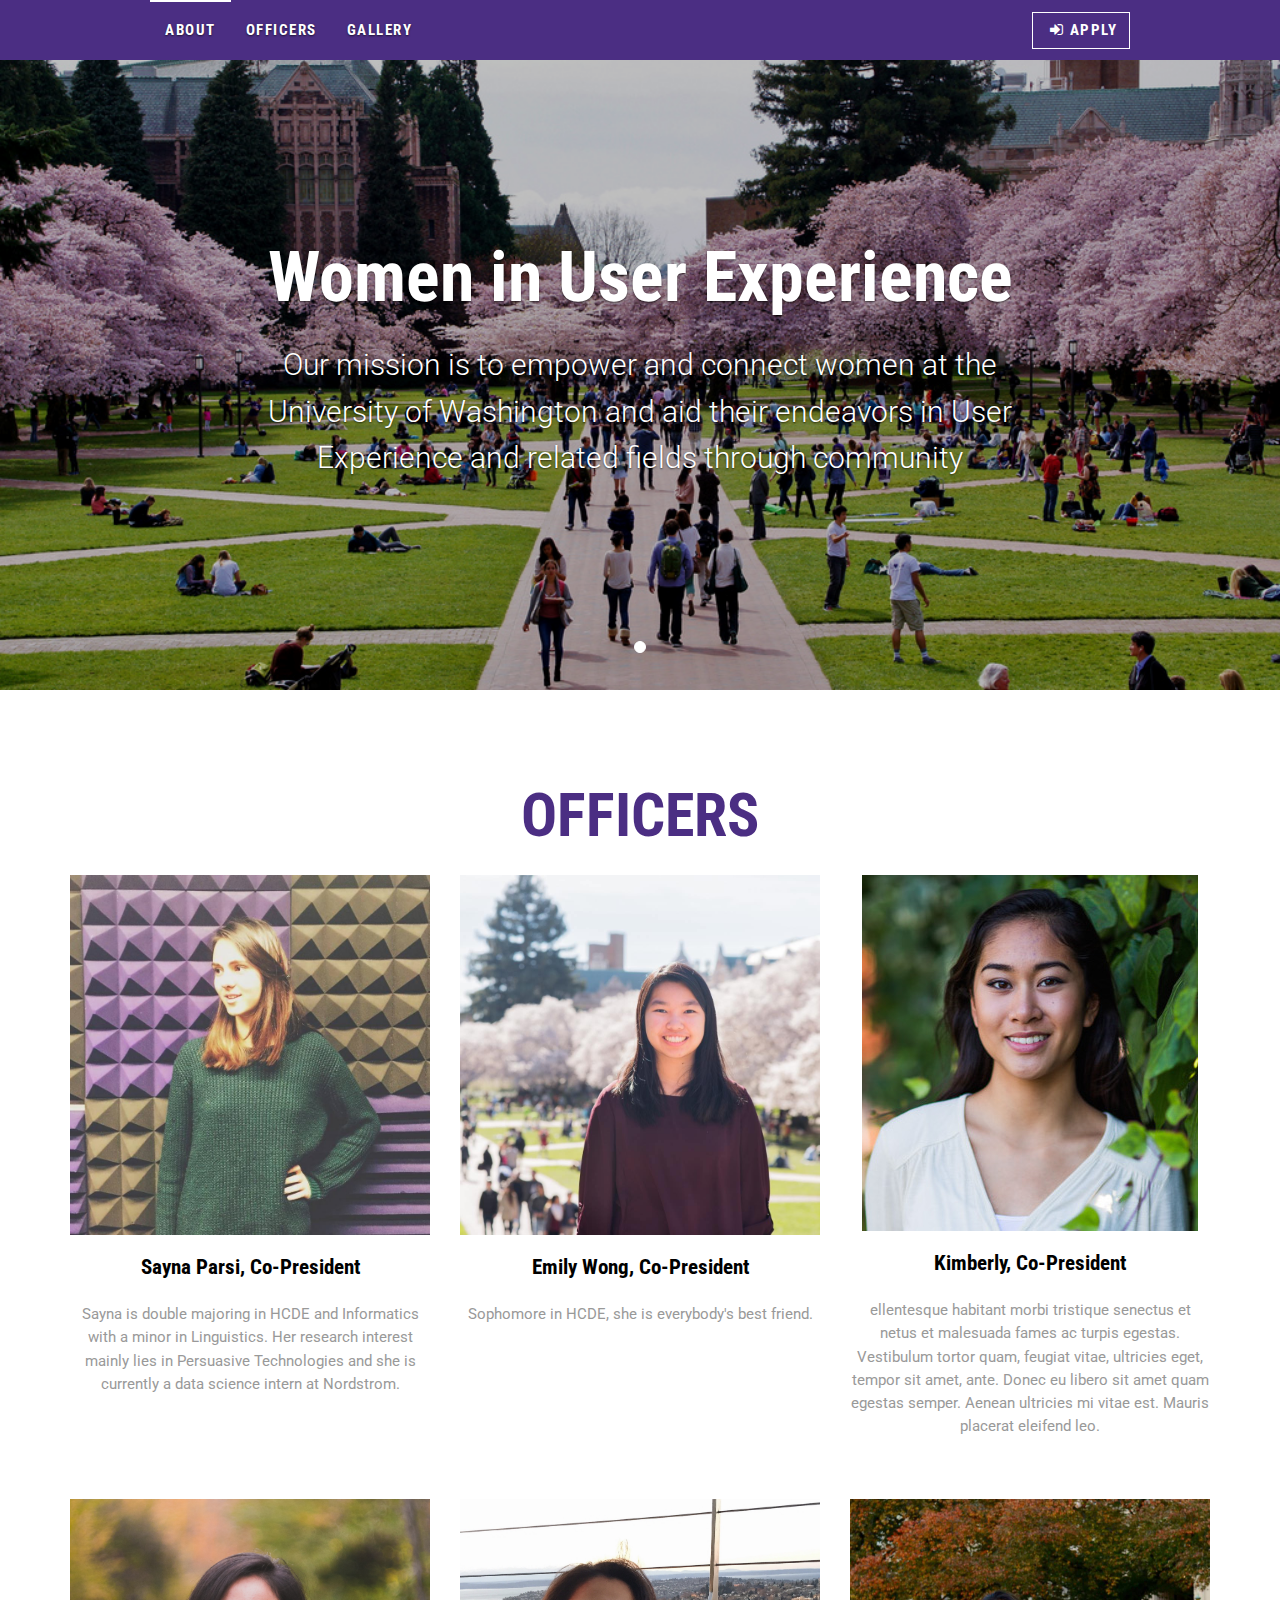
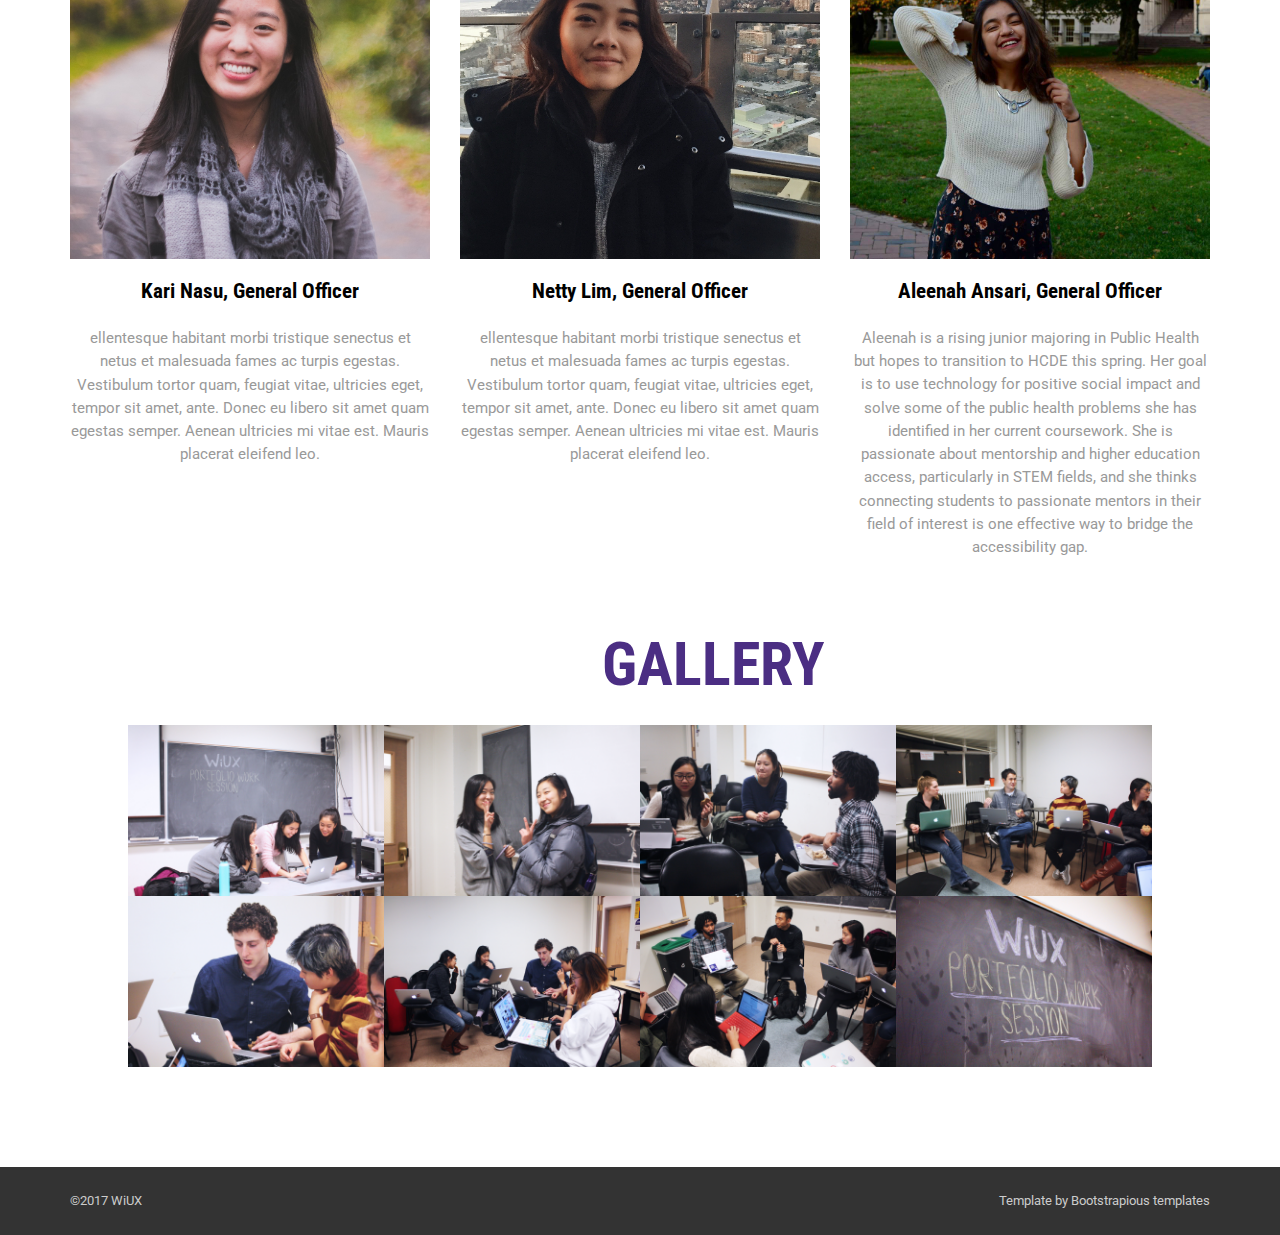
<file: index.html>
<!DOCTYPE html>
<html>
  <head>
    <meta charset="utf-8">
    <meta http-equiv="X-UA-Compatible" content="IE=edge">
    <title>Women in User Experience (WiUX)</title>
    <meta name="description" content="">
    <meta name="viewport" content="width=device-width, initial-scale=1">
    <meta name="robots" content="all,follow">
    <!-- Bootstrap CSS-->
    <link rel="stylesheet" href="css/bootstrap.min.css">
    <!-- Font Awesome & Pixeden Icon Stroke icon font-->
    <link rel="stylesheet" href="css/font-awesome.min.css">
    <link rel="stylesheet" href="css/pe-icon-7-stroke.css">
    <!-- Google fonts - Roboto Condensed & Roboto-->
    <link rel="stylesheet" href="https://fonts.googleapis.com/css?family=Roboto+Condensed:700|Roboto:300,400">
    <!-- lightbox-->
    <link rel="stylesheet" href="css/lightbox.min.css">
    <!-- theme stylesheet-->
    <link rel="stylesheet" href="css/style.default.css" id="theme-stylesheet">
    <!-- Custom stylesheet - for your changes-->
    <link rel="stylesheet" href="css/custom.css">
    <!-- Favicon-->
    <link rel="shortcut icon" href="favicon.png">
    <!-- Tweaks for older IEs--><!--[if lt IE 9]>
        <script src="https://oss.maxcdn.com/html5shiv/3.7.2/html5shiv.min.js"></script>
        <script src="https://oss.maxcdn.com/respond/1.4.2/respond.min.js"></script><![endif]-->
  </head>
  <body class="home">
    <!-- navbar-->
    <header class="header">
      <div role="navigation" class="navbar navbar-default">
        <div class="container">
          <div class="navbar-header"><a href="index.html" class="navbar-brand">Women in User Experience (WiUX)</a>
            <div class="navbar-buttons">
              <button type="button" data-toggle="collapse" data-target=".navbar-collapse" class="navbar-toggle navbar-btn">Menu<i class="fa fa-align-justify"></i></button>
            </div>
          </div>
          <div id="navigation" class="collapse navbar-collapse navbar-right">
            <ul class="nav navbar-nav">
              <li class="active"><a href="index.html">About</a></li>
              <!-- <li><a href="text.html">Sponsorship</a></li> -->
              <li><a href="#officers">Officers</a></li>
              <li><a href="#Events-Gallery">Gallery</a></li>
<!--               <li class="dropdown"><a href="#" data-toggle="dropdown" class="dropdown-toggle">Dropdown <b class="caret"></b></a>
                <ul class="dropdown-menu">
                  <li><a href="#">Dropdown item 1</a></li>
                  <li><a href="#">Dropdown item 2</a></li>
                  <li><a href="#">Dropdown item 3</a></li>
                  <li><a href="#">Dropdown item 4</a></li>
                </ul> -->
              </li>
            </ul>
<!--             <a href="#" data-toggle="modal" data-target="#login-modal" class="btn navbar-btn btn-white"><i class="fa fa-sign-in"></i>Log in</a> -->
            <a href="https://goo.gl/forms/Y2HIF3bWIp8Or0sh1" class="btn navbar-btn btn-white" target='_blank'><i class="fa fa-sign-in"></i>Apply</a>


          </div>
        </div>
      </div>
    </header>
    <!-- *** LOGIN MODAL ***_________________________________________________________
    -->
    <div id="login-modal" tabindex="-1" role="dialog" aria-labelledby="Login" aria-hidden="true" class="modal fade">
      <div class="modal-dialog modal-sm">
        <div class="modal-content">
          <div class="modal-header">
            <button type="button" data-dismiss="modal" aria-hidden="true" class="close">×</button>
            <h4 id="Login" class="modal-title">Customer login</h4>
          </div>
          <div class="modal-body">
            <form action="customer-orders.html" method="post">
              <div class="form-group">
                <input id="email_modal" type="text" placeholder="email" class="form-control">
              </div>
              <div class="form-group">
                <input id="password_modal" type="password" placeholder="password" class="form-control">
              </div>
              <p class="text-center">
                <button type="button" class="btn btn-primary"><i class="fa fa-sign-in"></i> Log in</button>
              </p>
            </form>
            <p class="text-center text-muted">Not registered yet?</p>
            <p class="text-center text-muted"><a href="#"><strong>Register now</strong></a>! It is easy and done in 1 minute and gives you access to special discounts and much more!</p>
          </div>
        </div>
      </div>
    </div>
    <!-- *** LOGIN MODAL END ***-->
    <div id="carousel-home" data-ride="carousel" class="carousel slide carousel-fullscreen carousel-fade">
      <!-- Indicators-->
      <ol class="carousel-indicators">
        <li data-target="#carousel-home" data-slide-to="0" class="active"></li>
      </ol>
      <!-- Wrapper for slides-->
      <div role="listbox" class="carousel-inner">
        <div style="background-image: url('img/Cherries.jpg');" class="item active">
          <div class="overlay"></div>
          <div class="carousel-caption">
            <h1 class="super-heading">Women in User Experience</h1>
            <p class="super-paragraph">Our mission is to empower and connect women at the University of Washington and aid their endeavors in User Experience and related fields through community</p>
          </div>
        </div>
<!-- Uncomment the following to add slide show for the first page -->
<!--         <div style="background-image: url('img/carousel2.jpg');" class="item">
          <div class="overlay"></div>
          <div class="carousel-caption">
            <h1 class="super-heading">Praesent dapibus, neque id cursus faucibus</h1>
            <p class="super-paragraph">Aenean fermentum, elit eget tincidunt condimentum, eros ipsum rutrum orci</p>
          </div>
        </div>
        <div style="background-image: url('img/carousel1.jpg');" class="item">
          <div class="overlay"></div>
          <div class="carousel-caption">
            <h1 class="super-heading">Lorem ipsum dolor color</h1>
            <p>Pellentesque habitant morbi tristique senectus et netus et malesuada fames ac turpis egestas. Vestibulum tortor quam, feugiat vitae, ultricies eget, tempor sit amet, ante. Donec eu libero sit amet quam egestas semper. Aenean ultricies mi vitae est. Mauris placerat eleifend leo.</p>
          </div>
        </div> -->
      </div> 
    </div>

<!-- uncomment this section for extra information about our page -->
<!--     <section class="background-gray-lightest">
      <div class="container">
        <h1> Mauris placerat eleifend leo.</h1>
        <p class="lead">Aenean fermentum, elit eget tincidunt condimentum, eros ipsum rutrum orci, sagittis tempus lacus enim ac dui. Donec non enim in turpis pulvinar facilisis. Ut felis. Praesent dapibus, neque id cursus faucibus, tortor neque egestas augue, eu vulputate magna eros eu erat. Aliquam erat volutpat.</p>
        <p> <a href="text.html" class="btn btn-ghost">Continue reading   </a></p>
      </div>
    </section> -->
    <section class="section--padding-bottom-small">
      <div class="container">
        <div class="col-md-12 text-center">
          <h1><a name="officers">OFFICERS</a></h1>
          <!-- <p class="lead margin-bottom--big">You can make also a portfolio or image gallery.</p> -->
        </div>
<!--         <div class="row">
          <div class="col-sm-6">
            <div class="post">
              <div class="image"><a href="text.html"><img src="img/blog4.jpg" alt="" class="img-responsive"></a></div>
              <h3><a href="text.html">Rit eget tincidunt condimentum</a></h3>
              <p class="post__intro">ellentesque habitant morbi tristique senectus et netus et malesuada fames ac turpis egestas. Vestibulum tortor quam, feugiat vitae, ultricies eget, tempor sit amet, ante. Donec eu libero sit amet quam egestas semper. Aenean ultricies mi vitae est. Mauris placerat eleifend leo.</p>
              <p class="read-more"><a href="text.html" class="btn btn-ghost">Continue reading   </a></p>
            </div>
          </div>
          <div class="col-sm-6">
            <div class="post">
              <div class="image"><a href="text.html"><img src="img/blog5.jpg" alt="" class="img-responsive"></a></div>
              <h3><a href="text.html">Tempor sit amet</a></h3>
              <p class="post__intro"> Donec eu libero sit amet quam egestas semper. Aenean ultricies mi vitae est. Mauris placerat eleifend leo. Quisque sit amet est et sapien ullamcorper pharetra. Vestibulum erat wisi, condimentum sed, commodo vitae, ornare sit amet, wisi.</p>
              <p class="read-more"><a href="text.html" class="btn btn-ghost">Continue reading   </a></p>
            </div>
          </div>
        </div> -->
        <div class="row">
          <div class="col-sm-4">
            <div class="post">
              <div class="image"><a  target="_blank" href="https://students.washington.edu/parsis/portfolio/"><img src="img/Sayna.jpg" alt="" class="img-responsive"></a></div>
              <h3><a href="text.html">Sayna Parsi, Co-President</a></h3>
              <p class="post__intro">Sayna is double majoring in HCDE and Informatics with a minor in Linguistics. Her research interest mainly lies in Persuasive Technologies and she is currently a data science intern at Nordstrom.</p>
            </div>
          </div>
          <div class="col-sm-4">
            <div class="post">
              <div class="image"><a  target="_blank" href="#"><img src="img/Emily.jpg" alt="" class="img-responsive"></a></div>
              <h3><a href="text.html">Emily Wong, Co-President</a></h3>
              <p class="post__intro"> Sophomore in HCDE, she is everybody's best friend.</p>
            </div>
          </div>
          <div class="col-sm-4">
            <div class="post">
              <div class="image"><a  target="_blank" href="kimberly-wong.com"><img src="img/Kimberly.jpg" alt="" class="img-responsive"></a></div>
              <h3><a href="text.html">Kimberly, Co-President</a></h3>
              <p class="post__intro">ellentesque habitant morbi tristique senectus et netus et malesuada fames ac turpis egestas. Vestibulum tortor quam, feugiat vitae, ultricies eget, tempor sit amet, ante. Donec eu libero sit amet quam egestas semper. Aenean ultricies mi vitae est. Mauris placerat eleifend leo.</p>
            </div>
          </div>
          <div class="col-sm-4">
            <div class="post">
              <div class="image"><a href="#"><img src="img/Kari.jpg" alt="" class="img-responsive"></a></div>
              <h3><a href="text.html">Kari Nasu, General Officer</a></h3>
              <p class="post__intro">ellentesque habitant morbi tristique senectus et netus et malesuada fames ac turpis egestas. Vestibulum tortor quam, feugiat vitae, ultricies eget, tempor sit amet, ante. Donec eu libero sit amet quam egestas semper. Aenean ultricies mi vitae est. Mauris placerat eleifend leo.</p>
            </div>
          </div>
          <div class="col-sm-4">
            <div class="post">
              <div class="image"><a href="#"><img src="img/Netty.jpeg" alt="" class="img-responsive"></a></div>
              <h3><a href="text.html">Netty Lim, General Officer</a></h3>
              <p class="post__intro">ellentesque habitant morbi tristique senectus et netus et malesuada fames ac turpis egestas. Vestibulum tortor quam, feugiat vitae, ultricies eget, tempor sit amet, ante. Donec eu libero sit amet quam egestas semper. Aenean ultricies mi vitae est. Mauris placerat eleifend leo.</p>
            </div>
          </div>
          <div class="col-sm-4">
            <div class="post">
              <div class="image"><a href="#"><img src="img/Aleenah.jpg" alt="" class="img-responsive"></a></div>
              <h3><a href="text.html">Aleenah Ansari, General Officer</a></h3>
              <p class="post__intro">Aleenah is a rising junior majoring in Public Health but hopes to transition to HCDE this spring. Her goal is to use technology for positive social impact and solve some of the public health problems she has identified in her current coursework. She is passionate about mentorship and higher education access, particularly in STEM fields, and she thinks connecting students to passionate mentors in their field of interest is one effective way to bridge the accessibility gap.</p>
            </div>
          </div>

        </div>
      </div>
    </section>
    <!--   *** SERVICES ***-->
    <!-- <section class="background-gray-lightest">
      <div class="container clearfix">
        <div class="row services">
          <div class="col-md-12">
            <h2>Services</h2>
            <p class="lead margin-bottom--medium"> Pellentesque habitant morbi tristique senectus et netus et malesuada fames ac turpis egestas. Vestibulum tortor quam, feugiat vitae, ultricies eget, tempor sit amet, ante. Donec eu libero sit amet quam egestas semper. Aenean ultricies mi vitae est. Mauris placerat eleifend leo.</p>
            <div class="row">
              <div class="col-sm-4">
                <div class="box box-services">
                  <div class="icon"><i class="pe-7s-alarm"></i></div>
                  <h4 class="services-heading">Webdesign</h4>
                  <p>Fifth abundantly made Give sixth hath. Cattle creature i be don't them.</p>
                </div>
              </div>
              <div class="col-sm-4">
                <div class="box box-services">
                  <div class="icon"><i class="pe-7s-cloud"></i></div>
                  <h4 class="services-heading">Print</h4>
                  <p>Advantage old had otherwise sincerity dependent additions. It in adapted natural.</p>
                </div>
              </div>
              <div class="col-sm-4">
                <div class="box box-services">
                  <div class="icon"><i class="pe-7s-coffee"></i></div>
                  <h4 class="services-heading">SEO and SEM</h4>
                  <p>Am terminated it excellence invitation projection as. She graceful shy. </p>
                </div>
              </div>
            </div>
            <div class="row">
              <div class="col-sm-4">
                <div class="box box-services">
                  <div class="icon"><i class="pe-7s-monitor"></i></div>
                  <h4 class="services-heading">Consulting</h4>
                  <p>Fifth abundantly made Give sixth hath. Cattle creature i be don't them.</p>
                </div>
              </div>
              <div class="col-sm-4">
                <div class="box box-services">
                  <div class="icon"><i class="pe-7s-signal"></i></div>
                  <h4 class="services-heading">Email Marketing</h4>
                  <p>Advantage old had otherwise sincerity dependent additions. It in adapted natural.</p>
                </div>
              </div>
              <div class="col-sm-4">
                <div class="box box-services">
                  <div class="icon"><i class="pe-7s-id"></i></div>
                  <h4 class="services-heading">UX &amp; UI</h4>
                  <p>Am terminated it excellence invitation projection as. She graceful shy. </p>
                </div>
              </div>
            </div>
          </div>
        </div>
      </div>
    </section> -->
    <!--   *** SERVICES END ***-->
    <!-- portfolio-->
    <section id="portfolio" class="section--no-padding-bottom">
      <div class="container">
        <div class="row">
          <div class="col-md-12 text-center">
            <h1><a name="Events-Gallery">GALLERY</a></h1>
            <!-- <p class="lead margin-bottom--big">You can make also a portfolio or image gallery.</p> -->
          </div>
          <div class="col-md-12 text-center">
            <!-- <h1>Our Previous Events</h1> -->
            <!-- <p class="lead margin-bottom--big">You can make also a portfolio or image gallery.</p> -->
          </div>
        </div>
      </div>
      <div class="container-fluid">
        <div class="row no-space">
          <div class="col-lg-3 col-sm-4 col-xs-6">
            <div class="box"><a href="img/event1.JPG" title="" data-lightbox="portfolio" data-title="Portfolio image 1"><img src="img/event1.JPG" alt="" class="img-responsive"></a></div>
          </div>
          <div class="col-lg-3 col-sm-4 col-xs-6">
            <div class="box"><a href="img/event2.JPG" title="" data-lightbox="portfolio" data-title="Portfolio image 2"><img src="img/event2.JPG" alt="" class="img-responsive"></a></div>
          </div>
          <div class="col-lg-3 col-sm-4 col-xs-6">
            <div class="box"><a href="img/event3.JPG" title="" data-lightbox="portfolio" data-title="Portfolio image 3"><img src="img/event3.JPG" alt="" class="img-responsive"></a></div>
          </div>
          <div class="col-lg-3 col-sm-4 col-xs-6">
            <div class="box"><a href="img/event4.JPG" title="" data-lightbox="portfolio" data-title="Portfolio image 4"><img src="img/event4.JPG" alt="" class="img-responsive"></a></div>
          </div>
          <div class="col-lg-3 col-sm-4 col-xs-6">
            <div class="box"><a href="img/event5.JPG" title="" data-lightbox="portfolio" data-title="Portfolio image 5"><img src="img/event5.JPG" alt="" class="img-responsive"></a></div>
          </div>
          <div class="col-lg-3 col-sm-4 col-xs-6">
            <div class="box"><a href="img/event6.JPG" title="" data-lightbox="portfolio" data-title="Portfolio image 6"><img src="img/event6.JPG" alt="" class="img-responsive"></a></div>
          </div>
          <div class="col-lg-3 col-sm-4 col-xs-6">
            <div class="box"><a href="img/event7.JPG" title="" data-lightbox="portfolio" data-title="Portfolio image 7"><img src="img/event7.JPG" alt="" class="img-responsive"></a></div>
          </div>
          <div class="col-lg-3 col-sm-4 col-xs-6">
            <div class="box"><a href="img/event8.JPG" title="" data-lightbox="portfolio" data-title="Portfolio image 8"><img src="img/event8.JPG" alt="" class="img-responsive"></a></div>
          </div>
        </div>
      </div>
    </section>
    <footer class="footer">
      <div class="footer__copyright">
        <div class="container">
          <div class="row">
            <div class="col-md-6">
              <p>&copy;2017 WiUX</p>
            </div>
            <div class="col-md-6">
              <p class="credit">Template by <a href="https://bootstrapious.com/free-templates" class="external">Bootstrapious templates</a></p>
              <!-- Please do not remove the backlink to us unless you support further theme's development at https://bootstrapious.com/donate. It is part of the license conditions. Thank you for understanding :)-->
            </div>
          </div>
        </div>
      </div>
    </footer>
    <!-- Javascript files-->
    <script src="https://ajax.googleapis.com/ajax/libs/jquery/1.11.0/jquery.min.js"></script>
    <script src="js/bootstrap.min.js"></script>
    <script src="js/jquery.cookie.js"> </script>
    <script src="js/lightbox.min.js"></script>
    <script src="js/front.js"></script><!-- substitute:livereload -->
    <!-- Google Analytics: change UA-XXXXX-X to be your site's ID.-->
    <!---->
    <script>
      (function(b,o,i,l,e,r){b.GoogleAnalyticsObject=l;b[l]||(b[l]=
      function(){(b[l].q=b[l].q||[]).push(arguments)});b[l].l=+new Date;
      e=o.createElement(i);r=o.getElementsByTagName(i)[0];
      e.src='//www.google-analytics.com/analytics.js';
      r.parentNode.insertBefore(e,r)}(window,document,'script','ga'));
      ga('create','UA-XXXXX-X');ga('send','pageview');
    </script>
  </body>
</html>
</file>
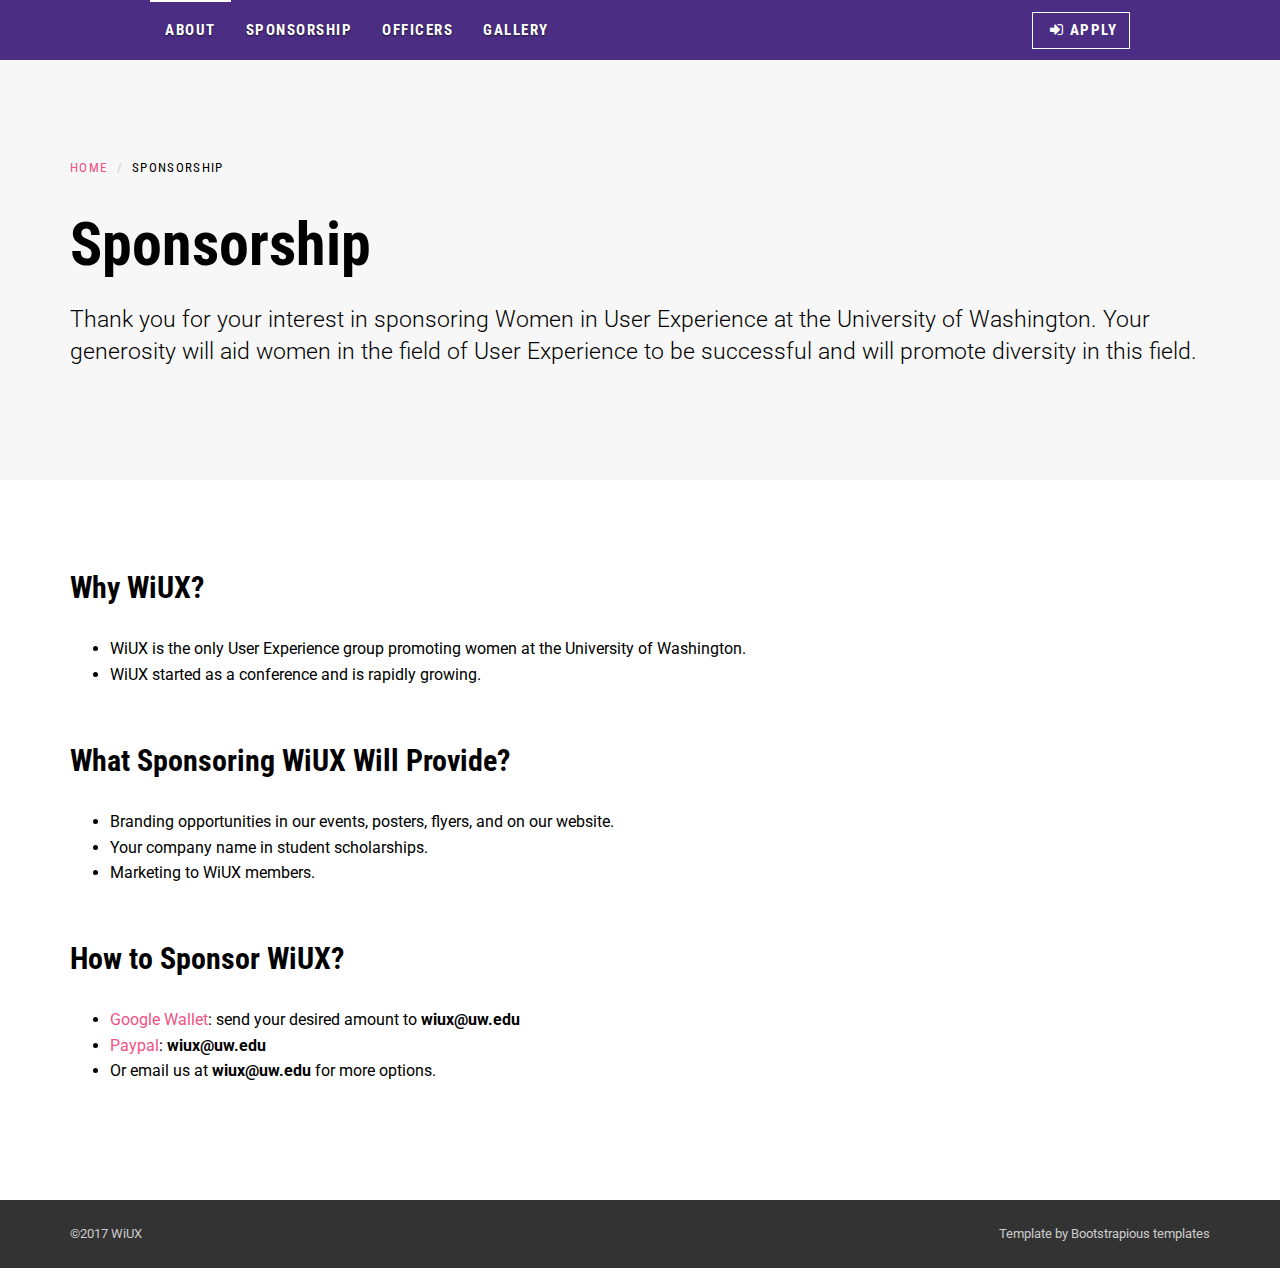
<file: sponsor.html>
<!DOCTYPE html>
<html>
  <head>
    <meta charset="utf-8">
    <script>
      (function(i,s,o,g,r,a,m){i['GoogleAnalyticsObject']=r;i[r]=i[r]||function(){
      (i[r].q=i[r].q||[]).push(arguments)},i[r].l=1*new Date();a=s.createElement(o),
      m=s.getElementsByTagName(o)[0];a.async=1;a.src=g;m.parentNode.insertBefore(a,m)
      })(window,document,'script','https://www.google-analytics.com/analytics.js','ga');

      ga('create', 'UA-89918754-1', 'auto');
      ga('send', 'pageview');

    </script>
    <meta http-equiv="X-UA-Compatible" content="IE=edge">
    <title>Women in User Experience (WiUX)</title>
    <meta name="description" content="">
    <meta name="viewport" content="width=device-width, initial-scale=1">
    <meta name="robots" content="all,follow">
    <!-- Bootstrap CSS-->
    <link rel="stylesheet" href="css/bootstrap.min.css">
    <!-- Font Awesome & Pixeden Icon Stroke icon font-->
    <link rel="stylesheet" href="css/font-awesome.min.css">
    <link rel="stylesheet" href="css/pe-icon-7-stroke.css">
    <!-- Google fonts - Roboto Condensed & Roboto-->
    <link rel="stylesheet" href="https://fonts.googleapis.com/css?family=Roboto+Condensed:700|Roboto:300,400">
    <!-- lightbox-->
    <link rel="stylesheet" href="css/lightbox.min.css">
    <!-- theme stylesheet-->
    <link rel="stylesheet" href="css/style.default.css" id="theme-stylesheet">
    <!-- Custom stylesheet - for your changes-->
    <link rel="stylesheet" href="css/custom.css">
    <!-- Favicon-->
    <link rel="shortcut icon" href="favicon.png">
    <!-- Tweaks for older IEs--><!--[if lt IE 9]>
        <script src="https://oss.maxcdn.com/html5shiv/3.7.2/html5shiv.min.js"></script>
        <script src="https://oss.maxcdn.com/respond/1.4.2/respond.min.js"></script><![endif]-->
    <!-- Google Analytics: change UA-XXXXX-X to be your site's ID.-->
    <!---->
    <script>
      (function(b,o,i,l,e,r){b.GoogleAnalyticsObject=l;b[l]||(b[l]=
      function(){(b[l].q=b[l].q||[]).push(arguments)});b[l].l=+new Date;
      e=o.createElement(i);r=o.getElementsByTagName(i)[0];
      e.src='//www.google-analytics.com/analytics.js';
      r.parentNode.insertBefore(e,r)}(window,document,'script','ga'));
      ga('create','UA-XXXXX-X');ga('send','pageview');
    </script>
  </head>
  <body class="home">
    <!-- navbar-->
    <header class="header">
      <div role="navigation" class="navbar navbar-default">
        <div class="container">
          <div class="navbar-header"><a href="index.html" class="navbar-brand">Women in User Experience (WiUX)</a>
            <div class="navbar-buttons">
              <button type="button" data-toggle="collapse" data-target=".navbar-collapse" class="navbar-toggle navbar-btn">Menu<i class="fa fa-align-justify"></i></button>
            </div>
          </div>
          <div id="navigation" class="collapse navbar-collapse navbar-right">
            <ul class="nav navbar-nav">
              <li class="active"><a href="index.html">About</a></li>
              <li><a href="sponsor.html">Sponsorship</a></li>
              <li><a href="http://students.washington.edu/wiux/#officers">Officers</a></li>
              <li><a href="http://students.washington.edu/wiux/#Events-Gallery">Gallery</a></li>
<!--               <li class="dropdown"><a href="#" data-toggle="dropdown" class="dropdown-toggle">Dropdown <b class="caret"></b></a>
                <ul class="dropdown-menu">
                  <li><a href="#">Dropdown item 1</a></li>
                  <li><a href="#">Dropdown item 2</a></li>
                  <li><a href="#">Dropdown item 3</a></li>
                  <li><a href="#">Dropdown item 4</a></li>
                </ul> -->
              </li>
            </ul>
<!--        <a href="#" data-toggle="modal" data-target="#login-modal" class="btn navbar-btn btn-white"><i class="fa fa-sign-in"></i>Log in</a> -->
            <a href="https://goo.gl/forms/Y2HIF3bWIp8Or0sh1" class="btn navbar-btn btn-white" target='_blank'><i class="fa fa-sign-in"></i>Apply</a>


          </div>
        </div>
      </div>
    </header>
    <!-- *** LOGIN MODAL ***_________________________________________________________
    -->
    <div id="login-modal" tabindex="-1" role="dialog" aria-labelledby="Login" aria-hidden="true" class="modal fade">
      <div class="modal-dialog modal-sm">
        <div class="modal-content">
          <div class="modal-header">
            <button type="button" data-dismiss="modal" aria-hidden="true" class="close">×</button>
            <h4 id="Login" class="modal-title">Customer login</h4>
          </div>
          <div class="modal-body">
            <form action="customer-orders.html" method="post">
              <div class="form-group">
                <input id="email_modal" type="text" placeholder="email" class="form-control">
              </div>
              <div class="form-group">
                <input id="password_modal" type="password" placeholder="password" class="form-control">
              </div>
              <p class="text-center">
                <button type="button" class="btn btn-primary"><i class="fa fa-sign-in"></i> Log in</button>
              </p>
            </form>
            <p class="text-center text-muted">Not registered yet?</p>
            <p class="text-center text-muted"><a href="#"><strong>Register now</strong></a>! It is easy and done in 1 minute and gives you access to special discounts and much more!</p>
          </div>
        </div>
      </div>
    </div>
    <!-- *** LOGIN MODAL END ***-->
    <section class="background-gray-lightest">
      <div class="container">
        <div class="breadcrumbs">
          <ul class="breadcrumb">
            <li><a href="index.html">Home</a></li>
            <li>Sponsorship</li>
          </ul>
        </div>
        <h1>Sponsorship</h1>
        <p class="lead">Thank you for your interest in sponsoring Women in User Experience at the University of Washington. Your generosity will aid women in the field of User Experience to be successful and will promote diversity in this field.</p>
      </div>
    </section>
    <section class="blog-post">
      <div class="container">
        <div class="row">
          <div class="col-lg-12">
            <div class="post-content margin-bottom--big">
<!--               <p><strong>Pellentesque habitant morbi tristique</strong> senectus et netus et malesuada fames ac turpis egestas. Vestibulum tortor quam, feugiat vitae, ultricies eget, tempor sit amet, ante. Donec eu libero sit amet quam egestas semper. <em>Aenean ultricies mi vitae est.</em> Mauris placerat eleifend leo. Quisque sit amet est et sapien ullamcorper pharetra. Vestibulum erat wisi, condimentum sed, <code>commodo vitae</code>, ornare sit amet, wisi. Aenean fermentum, elit eget tincidunt condimentum, eros ipsum rutrum orci, sagittis tempus lacus enim ac dui. <a href="#">Donec non enim</a> in turpis pulvinar facilisis. Ut felis.</p> -->
              <h3>Why WiUX?</h3>
              <ul>
                <li>WiUX is the only User Experience group promoting women at the University of Washington.</li>
                <li>WiUX started as a conference and is rapidly growing.</li>
              </ul>
              </br>
<!--               <blockquote>
                <p>Lorem ipsum dolor sit amet, consectetur adipiscing elit. Vivamus magna. Cras in mi at felis aliquet congue. Ut a est eget ligula molestie gravida. Curabitur massa. Donec eleifend, libero at sagittis mollis, tellus est malesuada tellus, at luctus turpis elit sit amet quam. Vivamus pretium ornare est.</p>
              </blockquote> -->
              <h3>What Sponsoring WiUX Will Provide?</h3>
              <ul>
                <li>Branding opportunities in our events, posters, flyers, and on our website.</li>
                <li>Your company name in student scholarships.</li>
                <li>Marketing to WiUX members.</li>
              </ul>
              </br>
              <h3>How to Sponsor WiUX?</h3>
              <ul>
                <li><a href="https://wallet.google.com/">Google Wallet</a>: send your desired amount to <b>wiux@uw.edu</b></li>
                <li><a href="https://www.paypal.me/wiux/100"> Paypal</a>: <b>wiux@uw.edu</b></li>
                <li>Or email us at <b>wiux@uw.edu</b> for more options.</li>
              </ul>
              </br>
 <!--              <p><img src="img/blog1.jpg" alt="Example blog post alt" class="img-responsive"></p>
              <p>Pellentesque habitant morbi tristique senectus et netus et malesuada fames ac turpis egestas. Vestibulum tortor quam, feugiat vitae, ultricies eget, tempor sit amet, ante. Donec eu libero sit amet quam egestas semper. Aenean ultricies mi vitae est. Mauris placerat eleifend leo. Quisque sit amet est et sapien ullamcorper pharetra. Vestibulum erat wisi, condimentum sed, commodo vitae, ornare sit amet, wisi. Aenean fermentum, elit eget tincidunt condimentum, eros ipsum rutrum orci, sagittis tempus lacus enim ac dui. Donec non enim in turpis pulvinar facilisis. Ut felis. Praesent dapibus, neque id cursus faucibus, tortor neque egestas augue, eu vulputate magna eros eu erat. Aliquam erat volutpat. Nam dui mi, tincidunt quis, accumsan porttitor, facilisis luctus, metus</p>
            </div>
          
          </div>
        </div> -->
 <!--        <div class="row no-space padding-horizontal">
          <div class="col-sm-4 col-xs-6">
            <div class="box"><a href="img/portfolio-3.jpg" title="" data-lightbox="portfolio" data-title="Portfolio image 3"><img src="img/portfolio-3.jpg" alt="" class="img-responsive"></a></div>
          </div>
          <div class="col-sm-4 col-xs-6">
            <div class="box"><a href="img/portfolio-4.jpg" title="" data-lightbox="portfolio" data-title="Portfolio image 4"><img src="img/portfolio-4.jpg" alt="" class="img-responsive"></a></div>
          </div>
          <div class="col-sm-4 col-xs-6">
            <div class="box"><a href="img/portfolio-5.jpg" title="" data-lightbox="portfolio" data-title="Portfolio image 5"><img src="img/portfolio-5.jpg" alt="" class="img-responsive"></a></div>
          </div>
          <div class="col-sm-4 col-xs-6">
            <div class="box"><a href="img/portfolio-6.jpg" title="" data-lightbox="portfolio" data-title="Portfolio image 6"><img src="img/portfolio-6.jpg" alt="" class="img-responsive"></a></div>
          </div>
          <div class="col-sm-4 col-xs-6">
            <div class="box"><a href="img/portfolio-7.jpg" title="" data-lightbox="portfolio" data-title="Portfolio image 7"><img src="img/portfolio-7.jpg" alt="" class="img-responsive"></a></div>
          </div>
          <div class="col-sm-4 col-xs-6">
            <div class="box"><a href="img/portfolio-8.jpg" title="" data-lightbox="portfolio" data-title="Portfolio image 8"><img src="img/portfolio-8.jpg" alt="" class="img-responsive"></a></div>
          </div>
        </div> -->
      </div>
    </section>
<!--     <section class="background-gray-lightest section--padding-bottom-small">
      <div class="container">
        <div class="row">
          <div class="col-lg-12">
            <h4 class="text-center text-uppercase margin-bottom">You might also like</h4>
          </div>
        </div>
        <div class="row">
          <div class="col-sm-4">
            <div class="post">
              <div class="image"><a href="text.html"><img src="img/blog1.jpg" alt="" class="img-responsive"></a></div>
              <h3><a href="text.html">Rit eget tincidunt condimentum</a></h3>
              <p class="post__intro">ellentesque habitant morbi tristique senectus et netus et malesuada fames ac turpis egestas. Vestibulum tortor quam, feugiat vitae, ultricies eget, tempor sit amet, ante. Donec eu libero sit amet quam egestas semper. Aenean ultricies mi vitae est. Mauris placerat eleifend leo.</p>
              <p class="read-more"><a href="text.html" class="btn btn-ghost">Continue reading     </a></p>
            </div>
          </div>
          <div class="col-sm-4">
            <div class="post">
              <div class="image"><a href="text.html"><img src="img/blog2.jpg" alt="" class="img-responsive"></a></div>
              <h3><a href="text.html">Tempor sit amet</a></h3>
              <p class="post__intro"> Donec eu libero sit amet quam egestas semper. Aenean ultricies mi vitae est. Mauris placerat eleifend leo. Quisque sit amet est et sapien ullamcorper pharetra. Vestibulum erat wisi, condimentum sed, commodo vitae, ornare sit amet, wisi.</p>
              <p class="read-more"><a href="text.html" class="btn btn-ghost">Continue reading     </a></p>
            </div>
          </div>
          <div class="col-sm-4">
            <div class="post">
              <div class="image"><a href="text.html"><img src="img/blog3.jpg" alt="" class="img-responsive"></a></div>
              <h3><a href="text.html">Vestibulum erat wisi</a></h3>
              <p class="post__intro">ellentesque habitant morbi tristique senectus et netus et malesuada fames ac turpis egestas. Vestibulum tortor quam, feugiat vitae, ultricies eget, tempor sit amet, ante. Donec eu libero sit amet quam egestas semper. Aenean ultricies mi vitae est. Mauris placerat eleifend leo.</p>
              <p class="read-more"><a href="text.html" class="btn btn-ghost">Continue reading     </a></p>
            </div>
          </div>
        </div>
      </div>
    </section> -->
    <footer class="footer">
      <div class="footer__copyright">
        <div class="container">
          <div class="row">
            <div class="col-md-6">
              <p>&copy;2017 WiUX</p>
            </div>
            <div class="col-md-6">
              <p class="credit">Template by <a href="https://bootstrapious.com/free-templates" class="external">Bootstrapious templates</a></p>
              <!-- Please do not remove the backlink to us unless you support further theme's development at https://bootstrapious.com/donate. It is part of the license conditions. Thank you for understanding :)-->
            </div>
          </div>
        </div>
      </div>
    </footer>
    <!-- Javascript files-->
    <script src="https://ajax.googleapis.com/ajax/libs/jquery/1.11.0/jquery.min.js"></script>
    <script src="js/bootstrap.min.js"></script>
    <script src="js/jquery.cookie.js"> </script>
    <script src="js/lightbox.min.js"></script>
    <script src="js/front.js"></script><!-- substitute:livereload -->
  </body>
</html>
</file>
<file: css/pe-icon-7-stroke.css>
@font-face {
	font-family: 'Pe-icon-7-stroke';
	src:url('fonts/Pe-icon-7-stroke.eot?d7yf1v');
	src:url('fonts/Pe-icon-7-stroke.eot?#iefixd7yf1v') format('embedded-opentype'),
		url('fonts/Pe-icon-7-stroke.woff?d7yf1v') format('woff'),
		url('fonts/Pe-icon-7-stroke.ttf?d7yf1v') format('truetype'),
		url('fonts/Pe-icon-7-stroke.svg?d7yf1v#Pe-icon-7-stroke') format('svg');
	font-weight: normal;
	font-style: normal;
}

[class^="pe-7s-"], [class*=" pe-7s-"] {
	display: inline-block;
	font-family: 'Pe-icon-7-stroke';
	speak: none;
	font-style: normal;
	font-weight: normal;
	font-variant: normal;
	text-transform: none;
	line-height: 1;

	/* Better Font Rendering =========== */
	-webkit-font-smoothing: antialiased;
	-moz-osx-font-smoothing: grayscale;
}

.pe-7s-album:before {
	content: "\e6aa";
}
.pe-7s-arc:before {
	content: "\e6ab";
}
.pe-7s-back-2:before {
	content: "\e6ac";
}
.pe-7s-bandaid:before {
	content: "\e6ad";
}
.pe-7s-car:before {
	content: "\e6ae";
}
.pe-7s-diamond:before {
	content: "\e6af";
}
.pe-7s-door-lock:before {
	content: "\e6b0";
}
.pe-7s-eyedropper:before {
	content: "\e6b1";
}
.pe-7s-female:before {
	content: "\e6b2";
}
.pe-7s-gym:before {
	content: "\e6b3";
}
.pe-7s-hammer:before {
	content: "\e6b4";
}
.pe-7s-headphones:before {
	content: "\e6b5";
}
.pe-7s-helm:before {
	content: "\e6b6";
}
.pe-7s-hourglass:before {
	content: "\e6b7";
}
.pe-7s-leaf:before {
	content: "\e6b8";
}
.pe-7s-magic-wand:before {
	content: "\e6b9";
}
.pe-7s-male:before {
	content: "\e6ba";
}
.pe-7s-map-2:before {
	content: "\e6bb";
}
.pe-7s-next-2:before {
	content: "\e6bc";
}
.pe-7s-paint-bucket:before {
	content: "\e6bd";
}
.pe-7s-pendrive:before {
	content: "\e6be";
}
.pe-7s-photo:before {
	content: "\e6bf";
}
.pe-7s-piggy:before {
	content: "\e6c0";
}
.pe-7s-plugin:before {
	content: "\e6c1";
}
.pe-7s-refresh-2:before {
	content: "\e6c2";
}
.pe-7s-rocket:before {
	content: "\e6c3";
}
.pe-7s-settings:before {
	content: "\e6c4";
}
.pe-7s-shield:before {
	content: "\e6c5";
}
.pe-7s-smile:before {
	content: "\e6c6";
}
.pe-7s-usb:before {
	content: "\e6c7";
}
.pe-7s-vector:before {
	content: "\e6c8";
}
.pe-7s-wine:before {
	content: "\e6c9";
}
.pe-7s-cloud-upload:before {
	content: "\e68a";
}
.pe-7s-cash:before {
	content: "\e68c";
}
.pe-7s-close:before {
	content: "\e680";
}
.pe-7s-bluetooth:before {
	content: "\e68d";
}
.pe-7s-cloud-download:before {
	content: "\e68b";
}
.pe-7s-way:before {
	content: "\e68e";
}
.pe-7s-close-circle:before {
	content: "\e681";
}
.pe-7s-id:before {
	content: "\e68f";
}
.pe-7s-angle-up:before {
	content: "\e682";
}
.pe-7s-wristwatch:before {
	content: "\e690";
}
.pe-7s-angle-up-circle:before {
	content: "\e683";
}
.pe-7s-world:before {
	content: "\e691";
}
.pe-7s-angle-right:before {
	content: "\e684";
}
.pe-7s-volume:before {
	content: "\e692";
}
.pe-7s-angle-right-circle:before {
	content: "\e685";
}
.pe-7s-users:before {
	content: "\e693";
}
.pe-7s-angle-left:before {
	content: "\e686";
}
.pe-7s-user-female:before {
	content: "\e694";
}
.pe-7s-angle-left-circle:before {
	content: "\e687";
}
.pe-7s-up-arrow:before {
	content: "\e695";
}
.pe-7s-angle-down:before {
	content: "\e688";
}
.pe-7s-switch:before {
	content: "\e696";
}
.pe-7s-angle-down-circle:before {
	content: "\e689";
}
.pe-7s-scissors:before {
	content: "\e697";
}
.pe-7s-wallet:before {
	content: "\e600";
}
.pe-7s-safe:before {
	content: "\e698";
}
.pe-7s-volume2:before {
	content: "\e601";
}
.pe-7s-volume1:before {
	content: "\e602";
}
.pe-7s-voicemail:before {
	content: "\e603";
}
.pe-7s-video:before {
	content: "\e604";
}
.pe-7s-user:before {
	content: "\e605";
}
.pe-7s-upload:before {
	content: "\e606";
}
.pe-7s-unlock:before {
	content: "\e607";
}
.pe-7s-umbrella:before {
	content: "\e608";
}
.pe-7s-trash:before {
	content: "\e609";
}
.pe-7s-tools:before {
	content: "\e60a";
}
.pe-7s-timer:before {
	content: "\e60b";
}
.pe-7s-ticket:before {
	content: "\e60c";
}
.pe-7s-target:before {
	content: "\e60d";
}
.pe-7s-sun:before {
	content: "\e60e";
}
.pe-7s-study:before {
	content: "\e60f";
}
.pe-7s-stopwatch:before {
	content: "\e610";
}
.pe-7s-star:before {
	content: "\e611";
}
.pe-7s-speaker:before {
	content: "\e612";
}
.pe-7s-signal:before {
	content: "\e613";
}
.pe-7s-shuffle:before {
	content: "\e614";
}
.pe-7s-shopbag:before {
	content: "\e615";
}
.pe-7s-share:before {
	content: "\e616";
}
.pe-7s-server:before {
	content: "\e617";
}
.pe-7s-search:before {
	content: "\e618";
}
.pe-7s-film:before {
	content: "\e6a5";
}
.pe-7s-science:before {
	content: "\e619";
}
.pe-7s-disk:before {
	content: "\e6a6";
}
.pe-7s-ribbon:before {
	content: "\e61a";
}
.pe-7s-repeat:before {
	content: "\e61b";
}
.pe-7s-refresh:before {
	content: "\e61c";
}
.pe-7s-add-user:before {
	content: "\e6a9";
}
.pe-7s-refresh-cloud:before {
	content: "\e61d";
}
.pe-7s-paperclip:before {
	content: "\e69c";
}
.pe-7s-radio:before {
	content: "\e61e";
}
.pe-7s-note2:before {
	content: "\e69d";
}
.pe-7s-print:before {
	content: "\e61f";
}
.pe-7s-network:before {
	content: "\e69e";
}
.pe-7s-prev:before {
	content: "\e620";
}
.pe-7s-mute:before {
	content: "\e69f";
}
.pe-7s-power:before {
	content: "\e621";
}
.pe-7s-medal:before {
	content: "\e6a0";
}
.pe-7s-portfolio:before {
	content: "\e622";
}
.pe-7s-like2:before {
	content: "\e6a1";
}
.pe-7s-plus:before {
	content: "\e623";
}
.pe-7s-left-arrow:before {
	content: "\e6a2";
}
.pe-7s-play:before {
	content: "\e624";
}
.pe-7s-key:before {
	content: "\e6a3";
}
.pe-7s-plane:before {
	content: "\e625";
}
.pe-7s-joy:before {
	content: "\e6a4";
}
.pe-7s-photo-gallery:before {
	content: "\e626";
}
.pe-7s-pin:before {
	content: "\e69b";
}
.pe-7s-phone:before {
	content: "\e627";
}
.pe-7s-plug:before {
	content: "\e69a";
}
.pe-7s-pen:before {
	content: "\e628";
}
.pe-7s-right-arrow:before {
	content: "\e699";
}
.pe-7s-paper-plane:before {
	content: "\e629";
}
.pe-7s-delete-user:before {
	content: "\e6a7";
}
.pe-7s-paint:before {
	content: "\e62a";
}
.pe-7s-bottom-arrow:before {
	content: "\e6a8";
}
.pe-7s-notebook:before {
	content: "\e62b";
}
.pe-7s-note:before {
	content: "\e62c";
}
.pe-7s-next:before {
	content: "\e62d";
}
.pe-7s-news-paper:before {
	content: "\e62e";
}
.pe-7s-musiclist:before {
	content: "\e62f";
}
.pe-7s-music:before {
	content: "\e630";
}
.pe-7s-mouse:before {
	content: "\e631";
}
.pe-7s-more:before {
	content: "\e632";
}
.pe-7s-moon:before {
	content: "\e633";
}
.pe-7s-monitor:before {
	content: "\e634";
}
.pe-7s-micro:before {
	content: "\e635";
}
.pe-7s-menu:before {
	content: "\e636";
}
.pe-7s-map:before {
	content: "\e637";
}
.pe-7s-map-marker:before {
	content: "\e638";
}
.pe-7s-mail:before {
	content: "\e639";
}
.pe-7s-mail-open:before {
	content: "\e63a";
}
.pe-7s-mail-open-file:before {
	content: "\e63b";
}
.pe-7s-magnet:before {
	content: "\e63c";
}
.pe-7s-loop:before {
	content: "\e63d";
}
.pe-7s-look:before {
	content: "\e63e";
}
.pe-7s-lock:before {
	content: "\e63f";
}
.pe-7s-lintern:before {
	content: "\e640";
}
.pe-7s-link:before {
	content: "\e641";
}
.pe-7s-like:before {
	content: "\e642";
}
.pe-7s-light:before {
	content: "\e643";
}
.pe-7s-less:before {
	content: "\e644";
}
.pe-7s-keypad:before {
	content: "\e645";
}
.pe-7s-junk:before {
	content: "\e646";
}
.pe-7s-info:before {
	content: "\e647";
}
.pe-7s-home:before {
	content: "\e648";
}
.pe-7s-help2:before {
	content: "\e649";
}
.pe-7s-help1:before {
	content: "\e64a";
}
.pe-7s-graph3:before {
	content: "\e64b";
}
.pe-7s-graph2:before {
	content: "\e64c";
}
.pe-7s-graph1:before {
	content: "\e64d";
}
.pe-7s-graph:before {
	content: "\e64e";
}
.pe-7s-global:before {
	content: "\e64f";
}
.pe-7s-gleam:before {
	content: "\e650";
}
.pe-7s-glasses:before {
	content: "\e651";
}
.pe-7s-gift:before {
	content: "\e652";
}
.pe-7s-folder:before {
	content: "\e653";
}
.pe-7s-flag:before {
	content: "\e654";
}
.pe-7s-filter:before {
	content: "\e655";
}
.pe-7s-file:before {
	content: "\e656";
}
.pe-7s-expand1:before {
	content: "\e657";
}
.pe-7s-exapnd2:before {
	content: "\e658";
}
.pe-7s-edit:before {
	content: "\e659";
}
.pe-7s-drop:before {
	content: "\e65a";
}
.pe-7s-drawer:before {
	content: "\e65b";
}
.pe-7s-download:before {
	content: "\e65c";
}
.pe-7s-display2:before {
	content: "\e65d";
}
.pe-7s-display1:before {
	content: "\e65e";
}
.pe-7s-diskette:before {
	content: "\e65f";
}
.pe-7s-date:before {
	content: "\e660";
}
.pe-7s-cup:before {
	content: "\e661";
}
.pe-7s-culture:before {
	content: "\e662";
}
.pe-7s-crop:before {
	content: "\e663";
}
.pe-7s-credit:before {
	content: "\e664";
}
.pe-7s-copy-file:before {
	content: "\e665";
}
.pe-7s-config:before {
	content: "\e666";
}
.pe-7s-compass:before {
	content: "\e667";
}
.pe-7s-comment:before {
	content: "\e668";
}
.pe-7s-coffee:before {
	content: "\e669";
}
.pe-7s-cloud:before {
	content: "\e66a";
}
.pe-7s-clock:before {
	content: "\e66b";
}
.pe-7s-check:before {
	content: "\e66c";
}
.pe-7s-chat:before {
	content: "\e66d";
}
.pe-7s-cart:before {
	content: "\e66e";
}
.pe-7s-camera:before {
	content: "\e66f";
}
.pe-7s-call:before {
	content: "\e670";
}
.pe-7s-calculator:before {
	content: "\e671";
}
.pe-7s-browser:before {
	content: "\e672";
}
.pe-7s-box2:before {
	content: "\e673";
}
.pe-7s-box1:before {
	content: "\e674";
}
.pe-7s-bookmarks:before {
	content: "\e675";
}
.pe-7s-bicycle:before {
	content: "\e676";
}
.pe-7s-bell:before {
	content: "\e677";
}
.pe-7s-battery:before {
	content: "\e678";
}
.pe-7s-ball:before {
	content: "\e679";
}
.pe-7s-back:before {
	content: "\e67a";
}
.pe-7s-attention:before {
	content: "\e67b";
}
.pe-7s-anchor:before {
	content: "\e67c";
}
.pe-7s-albums:before {
	content: "\e67d";
}
.pe-7s-alarm:before {
	content: "\e67e";
}
.pe-7s-airplay:before {
	content: "\e67f";
}
</file>
<file: css/custom.css>
/* your styles go here */

#navigation {
	position: fixed;
	width: 100%;
	text-align: right;
	background-color: #4b2e83;
	padding-left: 10em;
	padding-right: 10em;
	right: 0;
}

#portfolio {
	background-color: #999999;
}

h1 > a, h1 > a:link, h1 > a:visited, h1 > a:hover, a:active, a:hover {
	color:#4b2e83;
	text-decoration: none;
}

section#portfolio.section--no-padding-bottom {
	background-color: white;
	margin-left: auto;
	margin-right: auto;
	width: 80%;
	padding-bottom: 100px;
	padding-top: 0px;
	margin-top:-20px;
}

section.blog-post {
	padding-bottom: 0px;
}

.sponsorship-type {
	padding-bottom: 40px;
}

.container-fluid {
	vertical-align: middle;
}
</file>
<file: css/style.default.css>
/* 
========================================= 
========================================= 

Barunka template By Bootstrapious.com     

========================================= 
========================================= */
/* variant 6  - pink */
/*

=====================
NAVBAR
=====================

*/
.header {
  width: 100%;
}
.navbar {
  z-index: 10;
  text-transform: uppercase;
  letter-spacing: 0.1em;
  border-left: none;
  border-right: none;
}
.navbar a.navbar-brand {
  font-weight: bold;
  letter-spacing: 0.2em;
  color: #ef5285;
}
.navbar a.navbar-brand:focus,
.navbar a.navbar-brand:hover {
  border-bottom: none;
}
.navbar .navbar-nav > li > a {
  font-weight: bold;
}
@media (min-width: 768px) {
  .navbar ul.nav > li > a {
    border-top: solid 2px transparent;
    padding-top: 16.5px;
  }
  .navbar ul.nav > li > a:hover,
  .navbar ul.nav > li > a:focus {
    border-top-color: #ef5285;
    border-bottom: none;
  }
  .navbar ul.nav > li.active > a,
  .navbar ul.nav > li.open > a {
    text-decoration: none !important;
    border-top-color: #ef5285;
  }
}
@media (min-width: 768px) {
  .home .navbar-default {
    background-color: transparent;
  }
  .home .navbar-default a.navbar-brand {
    text-shadow: 0 1px 2px rgba(0, 0, 0, 0.6);
  }
  .home .navbar-default .navbar-nav > li > a {
    color: #fff;
    text-shadow: 0 1px 2px rgba(0, 0, 0, 0.6);
  }
  .home .navbar-default .navbar-brand {
    color: #fff;
    position: relative;
    top: 0;
  }
  .home .navbar-default .navbar-brand:hover,
  .home .navbar-default .navbar-brand:focus {
    color: #fff;
    top: 2px;
  }
  .home .navbar-default ul.nav > li > a:hover,
  .home .navbar-default ul.nav > li > a:focus {
    border-top-color: #fff;
    color: #fff;
  }
  .home .navbar-default ul.nav > li.active > a,
  .home .navbar-default ul.nav > li.open > a {
    text-decoration: none !important;
    border-top-color: #fff;
  }
}
.navbar-toggle {
  text-transform: uppercase;
  letter-spacing: 0.1em;
  color: #000;
}
ul.dropdown-menu li a {
  -webkit-transition: all 0.2s ease-out;
  -moz-transition: all 0.2s ease-out;
  transition: all 0.2s ease-out;
}
ul.dropdown-menu li a:hover {
  -webkit-transition: all 0.2s ease-out;
  -moz-transition: all 0.2s ease-out;
  transition: all 0.2s ease-out;
  border-bottom: none;
}
#login-modal {
  overflow: hidden;
}
#login-modal .modal-header h4 {
  text-transform: uppercase;
}
#login-modal form {
  margin-bottom: 23px;
}
#login-modal a {
  color: #ef5285;
}
#login-modal p {
  font-weight: 300;
  margin-bottom: 23px;
  font-size: 14px;
}
.modal-backdrop {
  z-index: 1035;
}
/*

=====================
GENERAL
=====================

*/
html {
  height: 100%;
}
body {
  height: 100%;
}
header {
  z-index: 1000;
}
section {
  position: relative;
  padding-top: 90px;
  padding-bottom: 90px;
}
section.section--no-padding {
  padding-top: 0;
  padding-bottom: 0;
}
section.section--no-padding-bottom {
  padding-bottom: 0;
}
section.section--padding-bottom-small {
  padding-bottom: 30px;
}
.italic {
  font-style: italic;
  font-family: "Roboto Slab", "Times New Roman", Times, serif;
}
.heading {
  margin-bottom: 20px;
}
.heading:after {
  content: " ";
  display: block;
  width: 40px;
  height: 1px;
  margin: 10px 0 20px;
  background: #ef5285;
}
.img-responsive {
  margin: 0 auto;
}
.no-space .box {
  margin: 0 -15px;
  padding: 0;
}
.no-space.padding-horizontal {
  padding-left: 15px;
  padding-right: 15px;
}
.margin-top {
  margin-top: 30px;
}
.margin-bottom {
  margin-bottom: 30px !important;
}
.margin-bottom--medium {
  margin-bottom: 45px !important;
}
.margin-bottom--big {
  margin-bottom: 60px !important;
}
a,
button {
  -webkit-transition: all 0.2s ease-out;
  -moz-transition: all 0.2s ease-out;
  transition: all 0.2s ease-out;
}
a i.fa,
button i.fa {
  margin: 0 5px;
}
a {
  text-decoration: none;
}
a:hover {
  text-decoration: none;
}
.clickable {
  cursor: pointer !important;
}
.required {
  color: #ef5285;
}
.accent {
  color: #ef5285;
}
.text-uppercase {
  text-transform: uppercase;
  letter-spacing: 0.1em;
}
.list-style-none {
  list-style: none;
}
.weight-300 {
  font-weight: 300 !important;
}
.weight-500 {
  font-weight: 500 !important;
}
.weight-700 {
  font-weight: 700 !important;
}
.text-gray {
  color: #555555;
}
.text-gray-light {
  color: #999999;
}
.text-gray-lighter {
  color: #eeeeee;
}
.background-gray-lightest {
  background: #f7f7f7;
}
.background-gray-lighter {
  background: #eeeeee;
}
.background-gray-light {
  background: #999999;
}
.background-gray {
  background: #555555;
}
.pages {
  text-align: center;
}
#map {
  height: 600px;
}
.btn-ghost {
  color: #ef5285;
  background-color: transparent;
  border-color: #ef5285;
}
.btn-ghost:hover,
.btn-ghost:focus,
.btn-ghost:active,
.btn-ghost.active,
.open .dropdown-toggle.btn-ghost {
  color: #ef5285;
  background-color: rgba(0, 0, 0, 0);
  border-color: #ea1a5d;
}
.btn-ghost:active,
.btn-ghost.active,
.open .dropdown-toggle.btn-ghost {
  background-image: none;
}
.btn-ghost.disabled,
.btn-ghost[disabled],
fieldset[disabled] .btn-ghost,
.btn-ghost.disabled:hover,
.btn-ghost[disabled]:hover,
fieldset[disabled] .btn-ghost:hover,
.btn-ghost.disabled:focus,
.btn-ghost[disabled]:focus,
fieldset[disabled] .btn-ghost:focus,
.btn-ghost.disabled:active,
.btn-ghost[disabled]:active,
fieldset[disabled] .btn-ghost:active,
.btn-ghost.disabled.active,
.btn-ghost[disabled].active,
fieldset[disabled] .btn-ghost.active {
  background-color: transparent;
  border-color: #ef5285;
}
.btn-ghost .badge {
  color: transparent;
  background-color: #ef5285;
}
.btn-ghost:hover,
.btn-ghost:focus,
.btn-ghost:active,
.btn-ghost.active,
.open .dropdown-toggle.btn-ghost {
  color: #fff;
  background-color: #ef5285;
  border-color: #ef5285;
}
.btn-white {
  color: #fff;
  background-color: transparent;
  border-color: #fff;
}
.btn-white:hover,
.btn-white:focus,
.btn-white:active,
.btn-white.active,
.open .dropdown-toggle.btn-white {
  color: #fff;
  background-color: rgba(0, 0, 0, 0);
  border-color: #e0e0e0;
}
.btn-white:active,
.btn-white.active,
.open .dropdown-toggle.btn-white {
  background-image: none;
}
.btn-white.disabled,
.btn-white[disabled],
fieldset[disabled] .btn-white,
.btn-white.disabled:hover,
.btn-white[disabled]:hover,
fieldset[disabled] .btn-white:hover,
.btn-white.disabled:focus,
.btn-white[disabled]:focus,
fieldset[disabled] .btn-white:focus,
.btn-white.disabled:active,
.btn-white[disabled]:active,
fieldset[disabled] .btn-white:active,
.btn-white.disabled.active,
.btn-white[disabled].active,
fieldset[disabled] .btn-white.active {
  background-color: transparent;
  border-color: #fff;
}
.btn-white .badge {
  color: transparent;
  background-color: #fff;
}
.btn-white:hover,
.btn-white:focus,
.btn-white:active,
.btn-white.active,
.open .dropdown-toggle.btn-white {
  color: #ef5285;
  background-color: #fff;
  border-color: #fff;
}
@media (max-width: 767px) {
  .home .navbar .btn-white {
    color: #ef5285;
    background-color: transparent;
    border-color: #ef5285;
  }
  .home .navbar .btn-white:hover,
  .home .navbar .btn-white:focus,
  .home .navbar .btn-white:active,
  .home .navbar .btn-white.active,
  .open .dropdown-toggle.home .navbar .btn-white {
    color: #ef5285;
    background-color: rgba(0, 0, 0, 0);
    border-color: #ea1a5d;
  }
  .home .navbar .btn-white:active,
  .home .navbar .btn-white.active,
  .open .dropdown-toggle.home .navbar .btn-white {
    background-image: none;
  }
  .home .navbar .btn-white.disabled,
  .home .navbar .btn-white[disabled],
  fieldset[disabled] .home .navbar .btn-white,
  .home .navbar .btn-white.disabled:hover,
  .home .navbar .btn-white[disabled]:hover,
  fieldset[disabled] .home .navbar .btn-white:hover,
  .home .navbar .btn-white.disabled:focus,
  .home .navbar .btn-white[disabled]:focus,
  fieldset[disabled] .home .navbar .btn-white:focus,
  .home .navbar .btn-white.disabled:active,
  .home .navbar .btn-white[disabled]:active,
  fieldset[disabled] .home .navbar .btn-white:active,
  .home .navbar .btn-white.disabled.active,
  .home .navbar .btn-white[disabled].active,
  fieldset[disabled] .home .navbar .btn-white.active {
    background-color: transparent;
    border-color: #ef5285;
  }
  .home .navbar .btn-white .badge {
    color: transparent;
    background-color: #ef5285;
  }
}
.icon {
  display: inline-block;
  width: 80px;
  height: 80px;
  line-height: 80px;
  border-radius: 40px;
  border: solid 1px #ef5285;
  color: #ef5285;
  -webkit-transition: all 0.2s ease-out;
  -moz-transition: all 0.2s ease-out;
  transition: all 0.2s ease-out;
  font-size: 40px;
  margin: 0 auto 15px;
  text-align: center;
}
.icon.brand-secondary {
  border-color: #ccc;
  color: #ccc;
}
.icon.brand-terciary {
  border-color: #41A6CA;
  color: #41A6CA;
}
.icon.brand-four {
  border-color: #283044;
  color: #283044;
}
.full-image img {
  width: 100%;
  max-width: 100%;
}
.full-image figcaption {
  text-align: center;
  text-transform: uppercase;
  letter-spacing: 0.1em;
  color: #999999;
  font-size: 13px;
  font-weight: bold;
  padding: 20px;
}
/*

=====================
SOCIAL LINKS
=====================

*/
.contact-form {
  margin-bottom: 20px;
}
p.social {
  margin-top: 20px;
}
p.social a {
  margin: 0 10px 10px 0;
  color: #fff;
  display: inline-block;
  width: 40px;
  height: 40px;
  border-radius: 20px;
  line-height: 40px;
  font-size: 15px;
  text-align: center;
  vertical-align: bottom;
  border: solid 1px #999999;
  color: #999999;
  -webkit-transition: all 0.2s ease-out;
  -moz-transition: all 0.2s ease-out;
  transition: all 0.2s ease-out;
  /*
             &.facebook {background-color: #4460ae; border-color: #4460ae;}
             &.gplus {background-color: #c21f25; border-color: #c21f25;}
             &.twitter {background-color: #3cf; border-color: #3cf;}
             &.instagram {background-color: #cd4378; border-color: #cd4378;}
             &.email {background-color: #4a7f45; border-color: #4a7f45;}
             &.link {background-color: #871AFF; border-color: #871AFF;}
             */
}
p.social a:hover {
  color: #ef5285;
  border-color: #ef5285;
}
p.social a i {
  vertical-align: bottom;
  line-height: 40px;
}
p.social.social--outline a {
  background: transparent;
}
p.social.social--outline a.facebook {
  color: #4460ae;
  border-color: #4460ae;
}
p.social.social--outline a.gplus {
  color: #c21f25;
  border-color: #c21f25;
}
p.social.social--outline a.twitter {
  color: #3cf;
  border-color: #3cf;
}
p.social.social--outline a.instagram {
  color: #cd4378;
  border-color: #cd4378;
}
p.social.social--outline a.email {
  color: #4a7f45;
  border-color: #4a7f45;
}
p.social.social--outline a.link {
  color: #871AFF;
  border-color: #871AFF;
}
p.social.social--big a {
  width: 50px;
  height: 50px;
  border-radius: 25px;
  line-height: 50px;
  font-size: 20px;
}
p.social.social--big i {
  line-height: 50px;
}
/* jumbotron */
.main-jumbotron {
  position: relative;
  padding-top: 80px;
  padding-bottom: 80px;
  color: #fff;
  text-shadow: 0 1px 2px rgba(0, 0, 0, 0.6);
  text-align: center;
  background: url('../img/jumbotron1.jpg') center center no-repeat;
  background-size: cover;
}
.main-jumbotron .content {
  position: relative;
}
.main-jumbotron p a:not(.btn) {
  color: #fff;
}
.main-jumbotron p a:not(.btn):hover {
  color: #fff;
  border-color: #fff;
}
.main-jumbotron .btn {
  text-shadow: none;
}
.main-jumbotron:before {
  display: block;
  position: absolute;
  content: " ";
  background: #000;
  opacity: 0.2;
  width: 100%;
  height: 100%;
  left: 0;
  top: 0;
  -webkit-transition: all 0.2s ease-out;
  -moz-transition: all 0.2s ease-out;
  transition: all 0.2s ease-out;
}
/* breadcrumbs */
.breadcrumb {
  font-family: "Roboto Condensed", Helvetica, Arial, sans-serif;
  text-transform: uppercase;
  letter-spacing: 0.1em;
  text-align: left;
  font-size: 13px;
}
.box-simple {
  text-align: left;
  margin-bottom: 46px;
}
.box-simple .icon {
  display: block;
  float: left;
  margin: 0 30px 30px 0;
}
.box-simple .content {
  float: left;
  width: calc(100% - 110px);
}
.box-simple p {
  color: #999999;
}
.box-simple.box-white {
  padding: 20px;
  border: dotted 1px #999999;
}
.box-simple.box-white .icon {
  color: #555555;
  border-color: transparent;
  font-size: 70px;
}
.box-simple.box-dark {
  padding: 20px;
  border: dotted 1px #999999;
  background: #555555;
  color: #fff;
}
.box-simple.box-dark .icon {
  color: #f7f7f7;
  border-color: transparent;
  font-size: 70px;
}
.box-simple.box-dark h3 {
  color: #fff;
}
.box-simple.box-dark h3 a {
  color: #fff;
}
.box-simple.box-dark p {
  color: #fff;
}
.box-image {
  position: relative;
  overflow: hidden;
  text-align: center;
  margin: 15px 0;
}
.box-image .bg {
  position: absolute;
  top: auto;
  bottom: 0;
  width: 100%;
  height: 100%;
  opacity: 0;
  filter: alpha(opacity=0);
  background: #ef5285;
}
.box-image .name {
  position: absolute;
  width: 100%;
  height: 50%;
  bottom: 0;
  -webkit-transform: translate(0, 100%);
  -ms-transform: translate(0, 100%);
  transform: translate(0, 100%);
  -webkit-transition: all 0.2s ease-out;
  -moz-transition: all 0.2s ease-out;
  transition: all 0.2s ease-out;
  color: #fff;
  padding: 0 20px;
}
.box-image .name h3 {
  color: #fff;
  text-transform: uppercase;
  font-size: 21px;
  letter-spacing: 0.08em;
}
.box-image .name h3 a {
  color: #fff;
  text-decoration: none;
}
.box-image .text {
  position: absolute;
  width: 100%;
  height: 50%;
  top: 0;
  -webkit-transform: translate(0, -150%);
  -ms-transform: translate(0, -150%);
  transform: translate(0, -150%);
  -webkit-transition: all 0.2s ease-out;
  -moz-transition: all 0.2s ease-out;
  transition: all 0.2s ease-out;
  color: #fff;
  padding: 0 20px;
}
.box-image:hover .bg {
  opacity: 0.7;
  filter: alpha(opacity=70);
}
.box-image:hover .name {
  position: absolute;
  -webkit-transform: translate(0, -75%);
  -ms-transform: translate(0, -75%);
  transform: translate(0, -75%);
}
.box-image:hover .text {
  position: absolute;
  -webkit-transform: translate(0, 100%);
  -ms-transform: translate(0, 100%);
  transform: translate(0, 100%);
}
.box-image-text {
  position: relative;
  background: #fff;
  overflow: hidden;
  text-align: center;
  margin: 15px 0;
}
.box-image-text .top {
  position: relative;
  margin-bottom: 10px;
}
.box-image-text .top .bg {
  position: absolute;
  top: auto;
  bottom: 0;
  width: 100%;
  height: 100%;
  opacity: 0;
  filter: alpha(opacity=0);
  background: #fff;
}
.box-image-text .top .logo {
  width: 100%;
  position: absolute;
  text-align: center;
  top: 50%;
  -webkit-transform: translate(0, -50%);
  -ms-transform: translate(0, -50%);
  transform: translate(0, -50%);
}
.box-image-text .top .name {
  position: absolute;
  width: 100%;
  height: 50%;
  bottom: 0;
  -webkit-transform: translate(0, 100%);
  -ms-transform: translate(0, 100%);
  transform: translate(0, 100%);
  -webkit-transition: all 0.2s ease-out;
  -moz-transition: all 0.2s ease-out;
  transition: all 0.2s ease-out;
  color: #fff;
  padding: 0 20px;
}
.box-image-text .top .name h3 {
  color: #fff;
  text-transform: uppercase;
  font-size: 21px;
  letter-spacing: 0.08em;
}
.box-image-text .top .name h3 a {
  color: #fff;
  text-decoration: none;
}
.box-image-text .top .name h4 {
  color: #fff;
  text-transform: uppercase;
  font-size: 21px;
  letter-spacing: 0.08em;
}
.box-image-text .top .name h4 a {
  color: #fff;
  text-decoration: none;
}
.box-image-text .top .text {
  position: absolute;
  width: 100%;
  height: 50%;
  top: 0;
  -webkit-transform: translate(0, -150%);
  -ms-transform: translate(0, -150%);
  transform: translate(0, -150%);
  -webkit-transition: all 0.2s ease-out;
  -moz-transition: all 0.2s ease-out;
  transition: all 0.2s ease-out;
  color: #fff;
  padding: 0 20px;
}
.box-image-text .content {
  padding: 15px 15px 0 15px;
}
.box-image-text .content h3,
.box-image-text .content h4 {
  text-transform: uppercase;
  line-height: 1.5;
  color: #555555;
  font-weight: 800;
  letter-spacing: 0.08em;
}
.box-image-text .content p {
  color: #999999;
}
.box-image-text.bg-visible .bg {
  opacity: 0.8;
  filter: alpha(opacity=80);
}
.box-image-text:hover .bg {
  opacity: 0.7;
  filter: alpha(opacity=70);
}
.box-image-text:hover .name {
  position: absolute;
  -webkit-transform: translate(0, -75%);
  -ms-transform: translate(0, -75%);
  transform: translate(0, -75%);
}
.box-image-text:hover .text {
  position: absolute;
  -webkit-transform: translate(0, 100%);
  -ms-transform: translate(0, 100%);
  transform: translate(0, 100%);
}
/* universal box */
.box {
  background: #fff;
  margin: 0 0 30px;
  -webkit-box-sizing: border-box;
  -moz-box-sizing: border-box;
  box-sizing: border-box;
  padding: 20px 0;
  border-left: none;
  border-right: none;
}
.box .box-header {
  background: #f7f7f7;
  margin: -20px 0 20px;
  padding: 20px;
  border-bottom: solid 1px #eeeeee;
  text-transform: uppercase;
  letter-spacing: 0.08em;
}
.box .box-header:before,
.box .box-header:after {
  content: " ";
  display: table;
}
.box .box-header:after {
  clear: both;
}
.box .box-footer {
  background: #f7f7f7;
  margin: 30px 0 -20px;
  padding: 20px;
  border-top: solid 1px #eeeeee;
}
.box .box-footer:before,
.box .box-footer:after {
  content: " ";
  display: table;
}
.box .box-footer:after {
  clear: both;
}
@media (max-width: 991px) {
  .box .box-footer .btn {
    margin-bottom: 20px;
  }
}
/** CAROUSELS **/
#carousel-home {
  position: relative;
  margin-top: -60px;
}
#carousel-home h1,
#carousel-home h2,
#carousel-home h3,
#carousel-home h4 {
  font-weight: 700;
  color: #fff;
}
@media (min-width: 1200px) {
  #carousel-home .super-heading {
    font-size: 70px;
  }
  #carousel-home .super-paragraph {
    font-size: 30px;
    font-weight: 300;
  }
}
@media (max-width: 767px) {
  #carousel-home .super-heading {
    font-size: 30px;
  }
  #carousel-home .super-paragraph {
    font-size: 20px;
    font-weight: 300;
  }
}
#carousel-home .carousel-caption .super-paragraph a,
#carousel-home .carousel-caption .super-paragraph a:hover {
  color: #fff;
}
#carousel-home .carousel-caption .super-paragraph a:hover {
  border-color: #fff;
}
/* original solution by https://codepen.io/Rowno/pen/Afykb */
.carousel-fade .carousel-inner .item {
  -webkit-transition-property: opacity;
  transition-property: opacity;
}
.carousel-fade .carousel-inner .item,
.carousel-fade .carousel-inner .active.left,
.carousel-fade .carousel-inner .active.right {
  opacity: 0;
}
.carousel-fade .carousel-inner .active,
.carousel-fade .carousel-inner .next.left,
.carousel-fade .carousel-inner .prev.right {
  opacity: 1;
}
.carousel-fade .carousel-inner .next,
.carousel-fade .carousel-inner .prev,
.carousel-fade .carousel-inner .active.left,
.carousel-fade .carousel-inner .active.right {
  left: 0;
  -webkit-transform: translate3d(0, 0, 0);
  transform: translate3d(0, 0, 0);
}
.carousel-fade .carousel-control {
  z-index: 2;
}
/* carousel fullscreen */
.carousel-fullscreen .carousel-inner {
  height: 70vh;
  min-height: 600px;
}
.carousel-fullscreen .carousel-inner .item {
  height: 70vh;
  min-height: 600px;
  background-position: center center;
  background-repeat: no-repeat;
  background-size: cover;
}
/* carousel fullscreen - vertically centered caption*/
.carousel-fullscreen .carousel-caption {
  top: 50%;
  bottom: auto;
  -webkit-transform: translate(0, -50%);
  -ms-transform: translate(0, -50%);
  transform: translate(0, -50%);
}
/* overlay for better readibility of the caption  */
.overlay {
  position: absolute;
  width: 100%;
  height: 100%;
  background: #000;
  opacity: 0.25;
  transition: all 0.2s ease-out;
}
.icon-prev-custom,
.icon-next-custom {
  position: absolute;
  top: 50%;
  margin-top: -10px;
  z-index: 100;
  display: inline-block;
}
.icon-prev-custom {
  left: 50%;
  margin-left: -10px;
}
.icon-next-custom {
  right: 50%;
  margin-right: -10px;
}
.icon-prev-custom,
.icon-next-custom {
  width: 20px;
  height: 20px;
  line-height: 1;
  font-size: 100px;
}
/*

=====================
SERVICES
=====================

*/
.box-services {
  background: transparent;
}
.box-services .services-heading {
  font-size: 16px;
  font-weight: 700;
  text-transform: uppercase;
  letter-spacing: 0.1em;
}
.box-services p {
  font-size: 14px;
  line-height: 1.5;
  color: #555555;
}
.box-services .icon {
  display: block;
  float: left;
  margin: 0 30px 30px 0;
}
.author-date-top {
  font-family: "Roboto Condensed", Helvetica, Arial, sans-serif;
  text-transform: uppercase;
  letter-spacing: 0.1em;
  color: #999999;
  font-size: 13px;
  text-align: center;
}
.post {
  margin-bottom: 60px;
  text-align: center;
}
.post h3 {
  font-size: 21px;
}
.post h3 a {
  color: #000;
}
.post .author-category {
  font-family: "Roboto Condensed", Helvetica, Arial, sans-serif;
  text-transform: uppercase;
  letter-spacing: 0.1em;
  color: #999999;
  font-size: 13px;
  margin-bottom: 5px;
  text-align: center;
}
.post .author-category a {
  color: #555555;
}
.post .author-category a:hover {
  color: #ef5285;
}
.post .date-comments {
  font-family: "Roboto Condensed", Helvetica, Arial, sans-serif;
  text-transform: uppercase;
  letter-spacing: 0.1em;
  color: #999999;
  font-size: 13px;
  text-align: center;
}
.post .date-comments a {
  color: #999999;
  margin-right: 20px;
}
.post .date-comments a:hover {
  color: #ef5285;
}
.post .post__intro {
  font-size: 15px;
  color: #999999;
}
.post .image {
  position: relative;
  margin-bottom: 20px;
  overflow: hidden;
}
.post .image img {
  -webkit-transition: all 0.2s ease-out;
  -moz-transition: all 0.2s ease-out;
  transition: all 0.2s ease-out;
}
@media (max-width: 767px) {
  .post .image img.img-responsive {
    min-width: 100%;
  }
}
#blog-homepage .post {
  margin-bottom: 60px;
}
#blog-homepage .post h2,
#blog-homepage .post h4,
#blog-homepage .post .author-category,
#blog-homepage .post .read-more {
  text-align: center;
}
#blog-homepage .post .read-more {
  margin-top: 20px;
}
.blog-post .post-content {
  margin-bottom: 20px;
  font-size: 16px;
  line-height: 1.6;
}
.blog-post .post-content p,
.blog-post .post-content ul,
.blog-post .post-content ol,
.blog-post .post-content h1,
.blog-post .post-content h2,
.blog-post .post-content h3,
.blog-post .post-content h4,
.blog-post .post-content h5,
.blog-post .post-content h6 {
  margin-bottom: 30px;
}
.blog-post .post-content blockquote p {
  margin-bottom: 0;
}
.blog-post .comment {
  margin-bottom: 25px;
}
.blog-post .comment:before,
.blog-post .comment:after {
  content: " ";
  display: table;
}
.blog-post .comment:after {
  clear: both;
}
.blog-post .comment .posted {
  color: #999999;
  font-size: 13px;
}
.blog-post .comment .reply {
  font-family: "Roboto Condensed", Helvetica, Arial, sans-serif;
}
.blog-post .comment.last {
  margin-bottom: 0;
}
.blog-post .comments,
.blog-post .comment-form {
  padding: 20px 0;
  margin-top: 20px;
  border-top: solid 1px #eeeeee;
}
.blog-post .comments:before,
.blog-post .comment-form:before,
.blog-post .comments:after,
.blog-post .comment-form:after {
  content: " ";
  display: table;
}
.blog-post .comments:after,
.blog-post .comment-form:after {
  clear: both;
}
.blog-post .comments h4,
.blog-post .comment-form h4 {
  margin-bottom: 20px;
}
.blog-post .comment-form {
  margin-bottom: 20px;
}
/*

=====================
FOOTER AND COPYRIGHT
=====================

*/
.footer__block {
  background: #ccc;
  padding: 80px 0;
}
.footer__block .heading:after {
  background-color: #333333;
}
.footer__block h4 {
  font-size: 21px;
  color: #333333;
}
.footer__block h5 {
  color: #333333;
}
.footer__block ul {
  padding-left: 0;
  list-style: none;
}
.footer__block ul li {
  margin-bottom: 2px;
}
.footer__block ul a {
  color: #999999;
  margin-bottom: 2px;
}
.footer__block ul a:hover {
  color: #4d4d4d;
  text-decoration: none;
}
.footer__block p {
  color: #999999;
}
.footer__block p a {
  color: #999999;
}
@media (min-width: 992px) {
  .footer__block .row {
    margin-bottom: 40px;
  }
}
.footer__block p.social {
  text-align: left;
}
.footer__copyright {
  background: #333333;
  color: #ccc;
  padding: 20px 0;
  font-size: 13px;
  line-height: 28px;
}
.footer__copyright p {
  margin: 0;
}
@media (max-width: 991px) {
  .footer__copyright p {
    float: none !important;
    text-align: center;
    margin-bottom: 10px;
  }
}
.footer__copyright p.credit {
  text-align: right;
}
.footer__copyright p.credit a {
  color: #ccc;
}
.footer__copyright p.credit a:hover {
  border-bottom-color: #ccc;
}
@media (max-width: 991px) {
  .footer__copyright p.credit {
    text-align: center !important;
  }
}
/*

=====================
STYLE SWITCHER FOR DEMO
=====================

*/
#style-switch-button {
  position: fixed;
  top: 120px;
  left: 0px;
  border-radius: 0;
  z-index: 2;
}
#style-switch {
  -webkit-box-sizing: border-box;
  -moz-box-sizing: border-box;
  box-sizing: border-box;
  width: 300px;
  padding: 20px;
  position: fixed;
  top: 160px;
  left: 0;
  background: #fff;
  border: solid 1px #eeeeee;
  z-index: 2000;
}
#style-switch h4 {
  color: #555555;
}
/* ========================================= */
/* THEMING OF BOOTSTRAP COMPONENTS           */
/* ========================================= */
/* nav */
.nav {
  margin-bottom: 0;
  padding-left: 0;
  list-style: none;
}
.nav > li > a {
  padding: 10px 15px;
}
.nav > li > a:hover,
.nav > li > a:focus {
  background-color: #eeeeee;
}
.nav > li.disabled > a {
  color: #999999;
}
.nav > li.disabled > a:hover,
.nav > li.disabled > a:focus {
  color: #999999;
}
.nav .open > a,
.nav .open > a:hover,
.nav .open > a:focus {
  background-color: #eeeeee;
  border-color: #ef5285;
}
.nav-tabs {
  border-bottom: 1px solid #ddd;
}
.nav-tabs > li > a {
  line-height: 1.55;
  border-radius: 0 0 0 0;
}
.nav-tabs > li > a:hover {
  border-color: #eeeeee #eeeeee #ddd;
}
.nav-tabs > li.active > a,
.nav-tabs > li.active > a:hover,
.nav-tabs > li.active > a:focus {
  color: #555555;
  background-color: #fff;
  border: 1px solid #ddd;
}
.nav-pills > li > a {
  border-radius: 0;
}
.nav-pills > li.active > a,
.nav-pills > li.active > a:hover,
.nav-pills > li.active > a:focus {
  color: #fff;
  background-color: #ef5285;
}
.nav-tabs-justified > li > a {
  border-radius: 0;
}
.nav-tabs-justified > .active > a,
.nav-tabs-justified > .active > a:hover,
.nav-tabs-justified > .active > a:focus {
  border: 1px solid #ddd;
}
@media (min-width: 768px) {
  .nav-tabs-justified > li > a {
    border-bottom: 1px solid #ddd;
    border-radius: 0 0 0 0;
  }
  .nav-tabs-justified > .active > a,
  .nav-tabs-justified > .active > a:hover,
  .nav-tabs-justified > .active > a:focus {
    border-bottom-color: #fff;
  }
}
/* navbar */
.navbar {
  font-family: "Roboto Condensed", Helvetica, Arial, sans-serif;
  min-height: 60px;
  margin-bottom: 0;
  border-top: none;
  border-bottom: none;
}
@media (min-width: 768px) {
  .navbar {
    border-radius: 0;
  }
}
.navbar-collapse {
  max-height: 340px;
  overflow-x: visible;
  padding-right: 15px;
  padding-left: 15px;
}
.navbar-collapse.in {
  overflow-y: auto;
}
@media (min-width: 768px) and (max-width: 991px) {
  .navbar-collapse {
    font-size: 13px;
  }
}
@media (min-width: 768px) {
  .navbar-collapse {
    width: auto;
    border-top: 0;
    box-shadow: none;
  }
  .navbar-collapse.collapse {
    display: block !important;
    height: auto !important;
    padding-bottom: 0;
    overflow: visible !important;
  }
  .navbar-collapse.in {
    overflow-y: visible;
  }
  .navbar-collapse.right {
    float: right;
  }
  .navbar-fixed-top .navbar-collapse,
  .navbar-static-top .navbar-collapse,
  .navbar-fixed-bottom .navbar-collapse {
    padding-left: 0;
    padding-right: 0;
  }
}
.container > .navbar-header,
.container-fluid > .navbar-header,
.container > .navbar-collapse,
.container-fluid > .navbar-collapse {
  margin-right: -15px;
  margin-left: -15px;
}
@media (min-width: 768px) {
  .container > .navbar-header,
  .container-fluid > .navbar-header,
  .container > .navbar-collapse,
  .container-fluid > .navbar-collapse {
    margin-right: 0;
    margin-left: 0;
  }
}
.navbar-brand {
  float: left;
  padding: 18.5px 15px;
  font-size: 19px;
  line-height: 23px;
  height: 60px;
}
.navbar-brand:hover,
.navbar-brand:focus {
  text-decoration: none;
}
@media (min-width: 768px) {
  .navbar > .container .navbar-brand,
  .navbar > .container-fluid .navbar-brand {
    margin-left: -15px;
  }
}
.navbar-toggle {
  padding: 9px 10px !important;
  margin-right: 15px;
  border-radius: 0;
}
.navbar-nav {
  margin: 9.25px -15px;
}
.navbar-nav > li > a {
  padding-top: 10px;
  padding-bottom: 10px;
  line-height: 23px;
  border-bottom: none;
}
.navbar-nav > li > a:hover,
.navbar-nav > li > a:focus {
  border-bottom: none;
}
@media (max-width: 767px) {
  .navbar-nav .open .dropdown-menu > li > a,
  .navbar-nav .open .dropdown-menu .dropdown-header {
    padding: 5px 15px 5px 25px;
  }
  .navbar-nav .open .dropdown-menu > li > a {
    line-height: 23px;
  }
  .navbar-nav .open .dropdown-menu > li > a:hover,
  .navbar-nav .open .dropdown-menu > li > a:focus {
    background-image: none;
  }
}
@media (min-width: 768px) {
  .navbar-nav {
    margin: 0 auto;
    display: table;
    table-layout: fixed;
    float: left;
  }
  .navbar-nav > li {
    float: left;
  }
  .navbar-nav > li > a {
    padding-top: 18.5px;
    padding-bottom: 18.5px;
  }
  .navbar-nav.navbar-right:last-child {
    margin-right: -15px;
  }
}
.navbar-form {
  margin-left: -15px;
  margin-right: -15px;
  padding: 10px 15px;
  border: none;
  margin-top: 11.5px;
  margin-bottom: 11.5px;
}
@media (max-width: 767px) {
  .navbar-form .form-group {
    margin-bottom: 5px;
  }
}
.navbar-btn {
  margin-top: 11.5px;
  margin-bottom: 11.5px;
}
.navbar-btn.btn-sm {
  margin-top: 14.5px;
  margin-bottom: 14.5px;
}
.navbar-btn.btn-xs {
  margin-top: 19px;
  margin-bottom: 19px;
}
.navbar-text {
  margin-top: 18.5px;
  margin-bottom: 18.5px;
}
@media (min-width: 768px) {
  .navbar-text {
    float: left;
    margin-left: 15px;
    margin-right: 15px;
  }
  .navbar-text.navbar-right:last-child {
    margin-right: 0;
  }
}
.navbar-default {
  background-color: #fff;
  border-bottom-color: transparent;
}
.navbar-default .navbar-brand {
  color: #000;
}
.navbar-default .navbar-brand:hover,
.navbar-default .navbar-brand:focus {
  color: #000000;
  background-color: transparent;
}
.navbar-default .navbar-text {
  color: #777;
}
.navbar-default .navbar-nav > li > a {
  color: #000;
}
.navbar-default .navbar-nav > li > a:hover,
.navbar-default .navbar-nav > li > a:focus {
  color: #ef5285;
  background-color: transparent;
}
.navbar-default .navbar-nav > .active > a,
.navbar-default .navbar-nav > .active > a:hover,
.navbar-default .navbar-nav > .active > a:focus {
  color: #ef5285;
  background-color: transparent;
}
.navbar-default .navbar-nav > .disabled > a,
.navbar-default .navbar-nav > .disabled > a:hover,
.navbar-default .navbar-nav > .disabled > a:focus {
  color: #ccc;
  background-color: transparent;
}
.navbar-default .navbar-toggle {
  border-color: transparent;
}
.navbar-default .navbar-toggle:hover,
.navbar-default .navbar-toggle:focus {
  background-color: transparent;
}
.navbar-default .navbar-toggle .icon-bar {
  background-color: #000;
}
.navbar-default .navbar-collapse {
  border-color: transparent;
}
.navbar-default .navbar-nav > .open > a,
.navbar-default .navbar-nav > .open > a:hover,
.navbar-default .navbar-nav > .open > a:focus {
  background-color: transparent;
  color: #ef5285;
}
@media (max-width: 767px) {
  .navbar-default .navbar-nav .open .dropdown-menu > li > a {
    color: #000;
  }
  .navbar-default .navbar-nav .open .dropdown-menu > li > a:hover,
  .navbar-default .navbar-nav .open .dropdown-menu > li > a:focus {
    color: #ef5285;
    background-color: transparent;
  }
  .navbar-default .navbar-nav .open .dropdown-menu > .active > a,
  .navbar-default .navbar-nav .open .dropdown-menu > .active > a:hover,
  .navbar-default .navbar-nav .open .dropdown-menu > .active > a:focus {
    color: #ef5285;
    background-color: transparent;
  }
  .navbar-default .navbar-nav .open .dropdown-menu > .disabled > a,
  .navbar-default .navbar-nav .open .dropdown-menu > .disabled > a:hover,
  .navbar-default .navbar-nav .open .dropdown-menu > .disabled > a:focus {
    color: #ccc;
    background-color: transparent;
  }
}
.navbar-default .navbar-link {
  color: #000;
}
.navbar-default .navbar-link:hover {
  color: #ef5285;
}
/* dropdowns */
.dropdown-menu {
  z-index: 1000;
  font-size: 13px;
  background-color: #fff;
  border: 1px solid #ccc;
  border: 1px solid rgba(0, 0, 0, 0.15);
  border-radius: 0;
}
.dropdown-menu .divider {
  height: 1px;
  margin: 10.5px 0;
  overflow: hidden;
  background-color: #e5e5e5;
}
.dropdown-menu > li > a {
  line-height: 1.55;
  color: #555555;
}
.dropdown-menu > li > a:hover,
.dropdown-menu > li > a:focus {
  color: #262626;
  background-color: #f5f5f5;
}
.dropdown-menu > .active > a,
.dropdown-menu > .active > a:hover,
.dropdown-menu > .active > a:focus {
  color: #fff;
  background-color: #ef5285;
}
/* modal */
.modal-content {
  background-color: #fff;
  border: 1px solid #999;
  border: 1px solid rgba(0, 0, 0, 0.2);
  border-radius: 0;
}
/* scaffolding */
body {
  font-family: "Roboto", Helvetica, Arial, sans-serif;
  font-size: 15px;
  line-height: 1.55;
  color: #000;
  background-color: #fff;
}
a {
  color: #ef5285;
  text-decoration: none;
}
a:hover,
a:focus {
  color: #555555;
  border-bottom: solid 1px #000;
  text-decoration: none;
}
a:focus {
  outline: thin dotted;
  outline: 5px auto -webkit-focus-ring-color;
  outline-offset: -2px;
}
.img-rounded {
  border-radius: 0;
}
hr {
  margin-top: 23px;
  margin-bottom: 23px;
  border: 0;
  border-top: 1px solid #eeeeee;
}
/* breadcrumbs */
.breadcrumb {
  padding: 8px 0;
  margin-bottom: 23px;
  background-color: transparent;
  border-radius: 0;
}
.breadcrumb > li + li:before {
  content: "/\00a0";
  color: #ccc;
}
.breadcrumb > .active {
  color: #999999;
}
.breadcrumb a {
  color: #ef5285;
}
@media (max-width: 991px) {
  .breadcrumb {
    padding: 8px 0;
  }
}
/* buttons  */
.btn {
  font-weight: 700;
  font-family: "Roboto Condensed", Helvetica, Arial, sans-serif;
  text-transform: uppercase;
  letter-spacing: 0.1em;
  padding: 6px 12px;
  font-size: 15px;
  line-height: 1.55;
  border-radius: 0;
}
.btn-primary {
  color: #ef5285;
  background-color: #fff;
  border-color: #ef5285;
}
.btn-primary:hover,
.btn-primary:focus,
.btn-primary:active,
.btn-primary.active,
.open .dropdown-toggle.btn-primary {
  color: #ef5285;
  background-color: #ebebeb;
  border-color: #ea1a5d;
}
.btn-primary:active,
.btn-primary.active,
.open .dropdown-toggle.btn-primary {
  background-image: none;
}
.btn-primary.disabled,
.btn-primary[disabled],
fieldset[disabled] .btn-primary,
.btn-primary.disabled:hover,
.btn-primary[disabled]:hover,
fieldset[disabled] .btn-primary:hover,
.btn-primary.disabled:focus,
.btn-primary[disabled]:focus,
fieldset[disabled] .btn-primary:focus,
.btn-primary.disabled:active,
.btn-primary[disabled]:active,
fieldset[disabled] .btn-primary:active,
.btn-primary.disabled.active,
.btn-primary[disabled].active,
fieldset[disabled] .btn-primary.active {
  background-color: #fff;
  border-color: #ef5285;
}
.btn-primary .badge {
  color: #fff;
  background-color: #ef5285;
}
.btn-primary:hover,
.btn-primary:focus,
.btn-primary:active,
.btn-primary.active {
  background: #ef5285;
  color: #fff;
  border: solid 1px #ef5285;
}
.btn-transparent {
  color: #555555;
  background-color: transparent;
  border-color: #555555;
}
.btn-transparent:hover,
.btn-transparent:focus,
.btn-transparent:active,
.btn-transparent.active,
.open .dropdown-toggle.btn-transparent {
  color: #555555;
  background-color: rgba(0, 0, 0, 0);
  border-color: #373737;
}
.btn-transparent:active,
.btn-transparent.active,
.open .dropdown-toggle.btn-transparent {
  background-image: none;
}
.btn-transparent.disabled,
.btn-transparent[disabled],
fieldset[disabled] .btn-transparent,
.btn-transparent.disabled:hover,
.btn-transparent[disabled]:hover,
fieldset[disabled] .btn-transparent:hover,
.btn-transparent.disabled:focus,
.btn-transparent[disabled]:focus,
fieldset[disabled] .btn-transparent:focus,
.btn-transparent.disabled:active,
.btn-transparent[disabled]:active,
fieldset[disabled] .btn-transparent:active,
.btn-transparent.disabled.active,
.btn-transparent[disabled].active,
fieldset[disabled] .btn-transparent.active {
  background-color: transparent;
  border-color: #555555;
}
.btn-transparent .badge {
  color: transparent;
  background-color: #555555;
}
.btn-transparent:hover,
.btn-transparent:focus,
.btn-transparent:active,
.btn-transparent.active {
  background: #ef5285;
  color: #fff;
}
.btn-lg {
  padding: 10px 16px;
  font-size: 19px;
  line-height: 1.33;
  border-radius: 0;
}
.btn-sm {
  padding: 5px 10px;
  font-size: 13px;
  line-height: 1.5;
  border-radius: 0;
}
.btn-xs {
  padding: 1px 5px;
  font-size: 13px;
  line-height: 1.5;
  border-radius: 0;
}
/* dropdowns */
.dropdown-menu > li > a {
  padding: 8px 20px;
}
/* labels */
.label {
  font-family: "Roboto Condensed", Helvetica, Arial, sans-serif;
  font-weight: normal;
  text-transform: uppercase;
}
/* forms.less */
label {
  font-weight: normal;
}
.form-control {
  display: block;
  width: 100%;
  height: 37px;
  padding: 6px 12px;
  font-size: 15px;
  line-height: 1.55;
  color: #555555;
  background-color: #fff;
  background-image: none;
  border: 1px solid #ccc;
  border-radius: 0;
  -webkit-box-shadow: none;
  box-shadow: none;
}
.form-control::-moz-placeholder {
  color: #999999;
  opacity: 1;
}
.form-control:-ms-input-placeholder {
  color: #999999;
}
.form-control::-webkit-input-placeholder {
  color: #999999;
}
.form-control:focus {
  border-color: #ef5285;
  outline: 0;
  -webkit-box-shadow: inset 0 1px 1px rgba(0,0,0,.075), 0 0 8px rgba(239, 82, 133, 0.6);
  box-shadow: inset 0 1px 1px rgba(0,0,0,.075), 0 0 8px rgba(239, 82, 133, 0.6);
}
.form-group {
  margin-bottom: 20px;
}
/* pager*/
.pager {
  margin: 23px 0;
  border-top: solid 1px #eeeeee;
  padding-top: 23px;
  text-transform: uppercase;
  letter-spacing: 0.1em;
  font-size: 13px;
  font-family: "Roboto Condensed", Helvetica, Arial, sans-serif;
  font-weight: bold;
}
.pager li {
  display: inline;
}
.pager li > a,
.pager li > span {
  background-color: #fff;
  border: 1px solid #ef5285;
  border-radius: 0;
}
.pager li > a:hover,
.pager li > a:focus {
  text-decoration: none;
  color: #fff;
  background-color: #ef5285;
}
.pager .disabled > a,
.pager .disabled > a:hover,
.pager .disabled > a:focus,
.pager .disabled > span {
  color: #999999;
  background-color: #fff;
  border-color: #ddd;
}
/* pagination */
.pagination {
  margin: 23px 0;
  font-family: "Roboto Condensed", Helvetica, Arial, sans-serif;
  border-radius: 0;
}
.pagination > li > a,
.pagination > li > span {
  padding: 6px 12px;
  line-height: 1.55;
  text-decoration: none;
  color: #ef5285;
  background-color: #fff;
  border: 1px solid #ddd;
}
.pagination > li:first-child > a,
.pagination > li:first-child > span {
  margin-left: 0;
  border-bottom-left-radius: 0;
  border-top-left-radius: 0;
}
.pagination > li:last-child > a,
.pagination > li:last-child > span {
  border-bottom-right-radius: 0;
  border-top-right-radius: 0;
}
.pagination > li > a:hover,
.pagination > li > span:hover,
.pagination > li > a:focus,
.pagination > li > span:focus {
  color: #ef5285;
  background-color: #fcdee8;
  border-color: #ddd;
}
.pagination > .active > a,
.pagination > .active > span,
.pagination > .active > a:hover,
.pagination > .active > span:hover,
.pagination > .active > a:focus,
.pagination > .active > span:focus {
  z-index: 2;
  color: #fff;
  background-color: #ef5285;
  border-color: #ef5285;
}
.pagination > .disabled > span,
.pagination > .disabled > span:hover,
.pagination > .disabled > span:focus,
.pagination > .disabled > a,
.pagination > .disabled > a:hover,
.pagination > .disabled > a:focus {
  color: #999999;
  background-color: #fff;
  border-color: #ddd;
}
/* responsive utilities */
@media (max-width: 767px) {
  .text-center-xs {
    text-align: center !important;
  }
  .text-center-xs img {
    display: block;
    margin-left: auto;
    margin-right: auto;
  }
}
@media (min-width: 768px) and (max-width: 991px) {
  .text-center-sm {
    text-align: center !important;
  }
  .text-center-sm img {
    display: block;
    margin-left: auto;
    margin-right: auto;
  }
}
/* type */
h1,
h2,
h3,
h4,
h5,
h6,
.h1,
.h2,
.h3,
.h4,
.h5,
.h6 {
  font-family: "Roboto Condensed", Helvetica, Arial, sans-serif;
  font-weight: 700;
  line-height: 1.2;
  color: #000;
}
h1,
.h1 {
  font-size: 60px;
}
h2,
.h2 {
  font-size: 42px;
}
h3,
.h3 {
  font-size: 30px;
  font-weight: 700;
}
h4,
.h4 {
  font-size: 21px;
  font-weight: 700;
}
h5,
.h5 {
  font-size: 15px;
  font-weight: 700;
}
h6,
.h6 {
  font-size: 13px;
  font-weight: 700;
}
h1,
.h1,
h2,
.h2,
h3,
.h3 {
  margin-top: 0;
  margin-bottom: 23px;
}
p {
  margin: 0 0 23px;
}
.lead {
  margin-bottom: 23px;
  font-size: 17px;
}
@media (min-width: 768px) {
  .lead {
    font-size: 22.5px;
  }
}
.text-small {
  font-size: 13px;
}
.text-large {
  font-size: 19px;
}
.text-italic {
  font-style: italic;
}
.text-primary {
  color: #ef5285;
}
a.text-primary:hover {
  color: #eb2364;
}
.bg-primary {
  color: #fff;
  background-color: #ef5285;
}
a.bg-primary:hover {
  background-color: #eb2364;
}
abbr[title],
abbr[data-original-title] {
  border-bottom: 1px dotted #999999;
}
blockquote {
  padding: 11.5px 23px;
  margin: 0 0 23px;
  font-size: 15px;
  border-left: 5px solid #ef5285;
}
blockquote footer,
blockquote small,
blockquote .small {
  display: block;
  font-size: 80%;
  line-height: 1.55;
  color: #999999;
}
blockquote footer:before,
blockquote small:before,
blockquote .small:before {
  content: '\2014 \00A0';
}
.blockquote-reverse,
blockquote.pull-right {
  border-right: 5px solid #ef5285;
}
address {
  margin-bottom: 23px;
  line-height: 1.55;
}
.panel {
  margin-bottom: 23px;
  background-color: #fff;
  border: 1px solid transparent;
  border-radius: 0;
  -webkit-box-shadow: 0 0 0;
  box-shadow: 0 0 0;
}
.panel-default {
  border-color: #666;
}
.panel-default > .panel-heading {
  color: #333333;
  background-color: #fff;
  border-color: #666;
}
.panel-default > .panel-heading + .panel-collapse .panel-body {
  border-top-color: #666;
}
.panel-default > .panel-footer + .panel-collapse .panel-body {
  border-bottom-color: #666;
}
.panel-primary {
  border-color: #ef5285;
}
.panel-primary > .panel-heading {
  color: #fff;
  background-color: #ef5285;
  border-color: #ef5285;
}
.panel-primary > .panel-heading + .panel-collapse .panel-body {
  border-top-color: #ef5285;
}
.panel-primary > .panel-footer + .panel-collapse .panel-body {
  border-bottom-color: #ef5285;
}
.panel-primary .panel-title {
  font-weight: 300;
}
.panel-primary .panel-title a:hover {
  color: #fff;
  text-decoration: none;
}
a.badge:hover,
a.badge:focus {
  color: #fff;
  text-decoration: none;
  cursor: pointer;
}
a.list-group-item.active > .badge,
.nav-pills > .active > a > .badge {
  color: #ef5285;
  background-color: #fff;
}
.nav-pills > li > a > .badge {
  margin-left: 3px;
}
</file>
